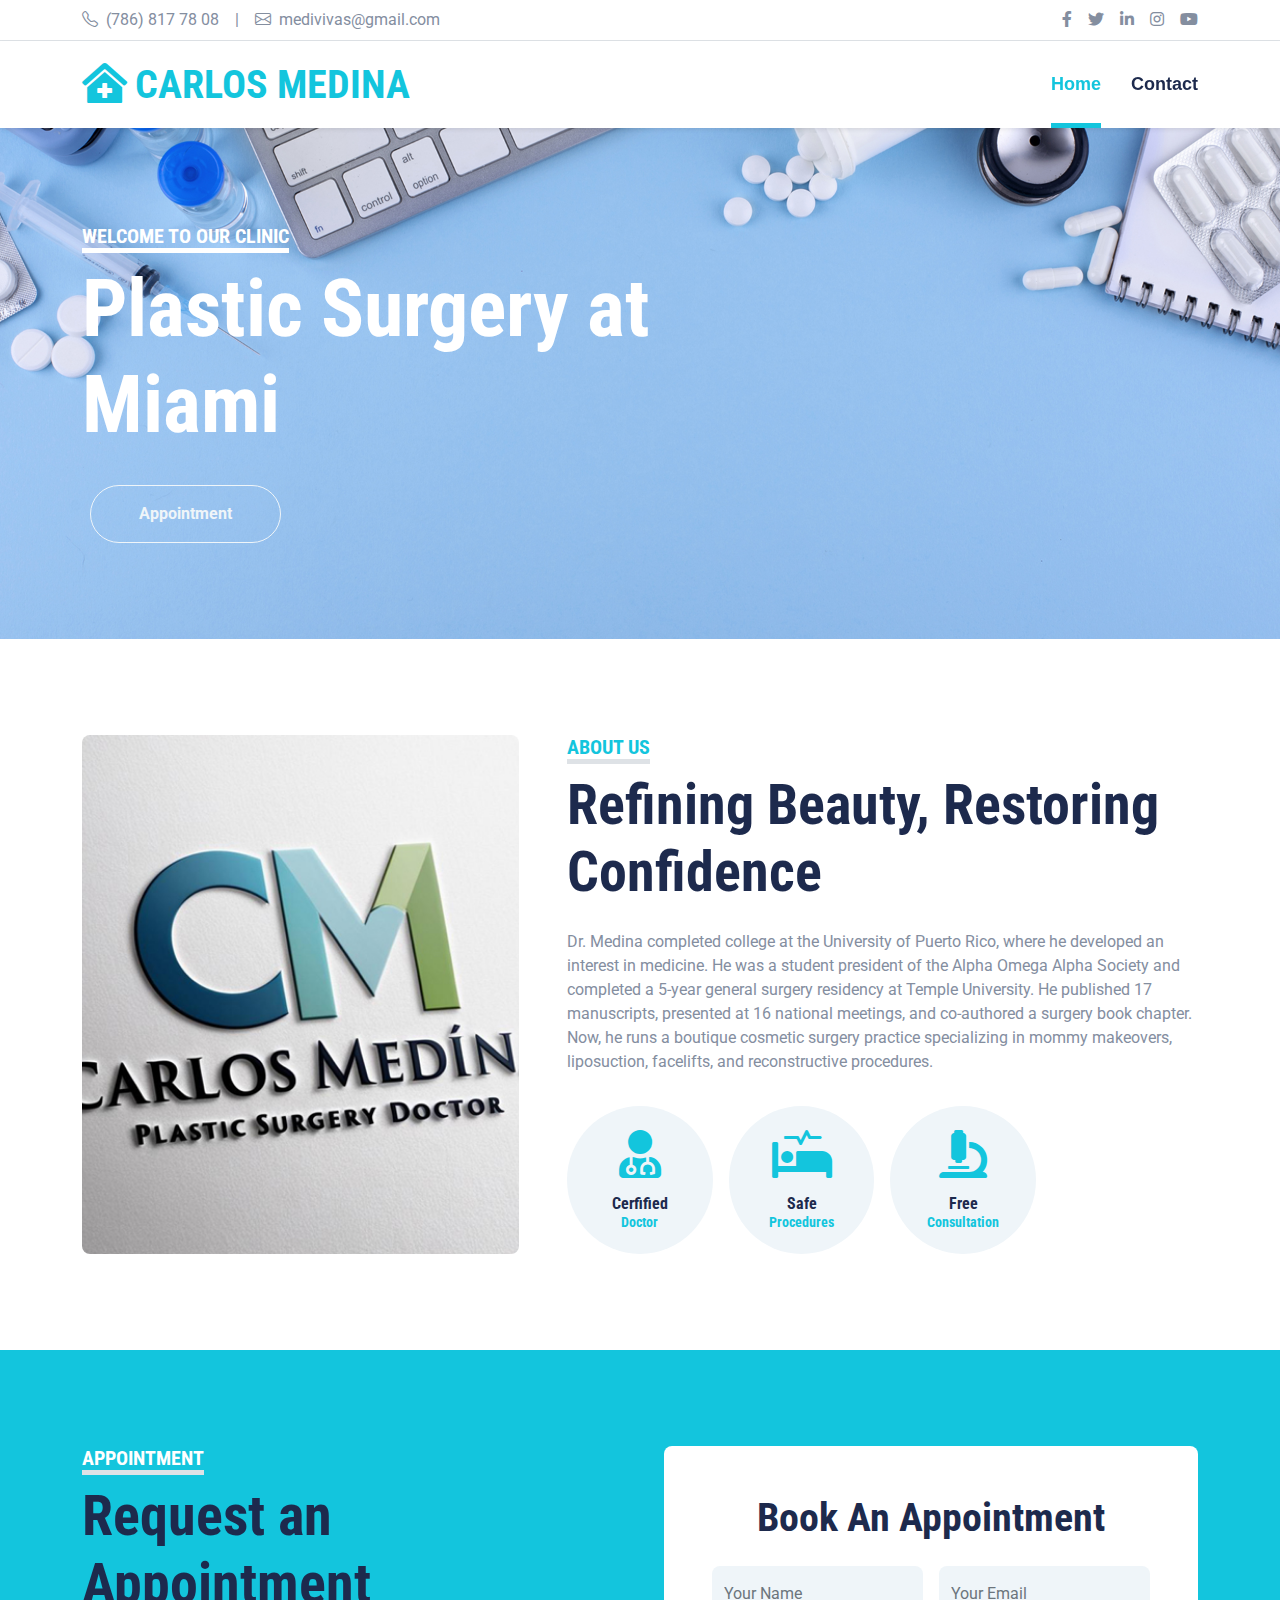
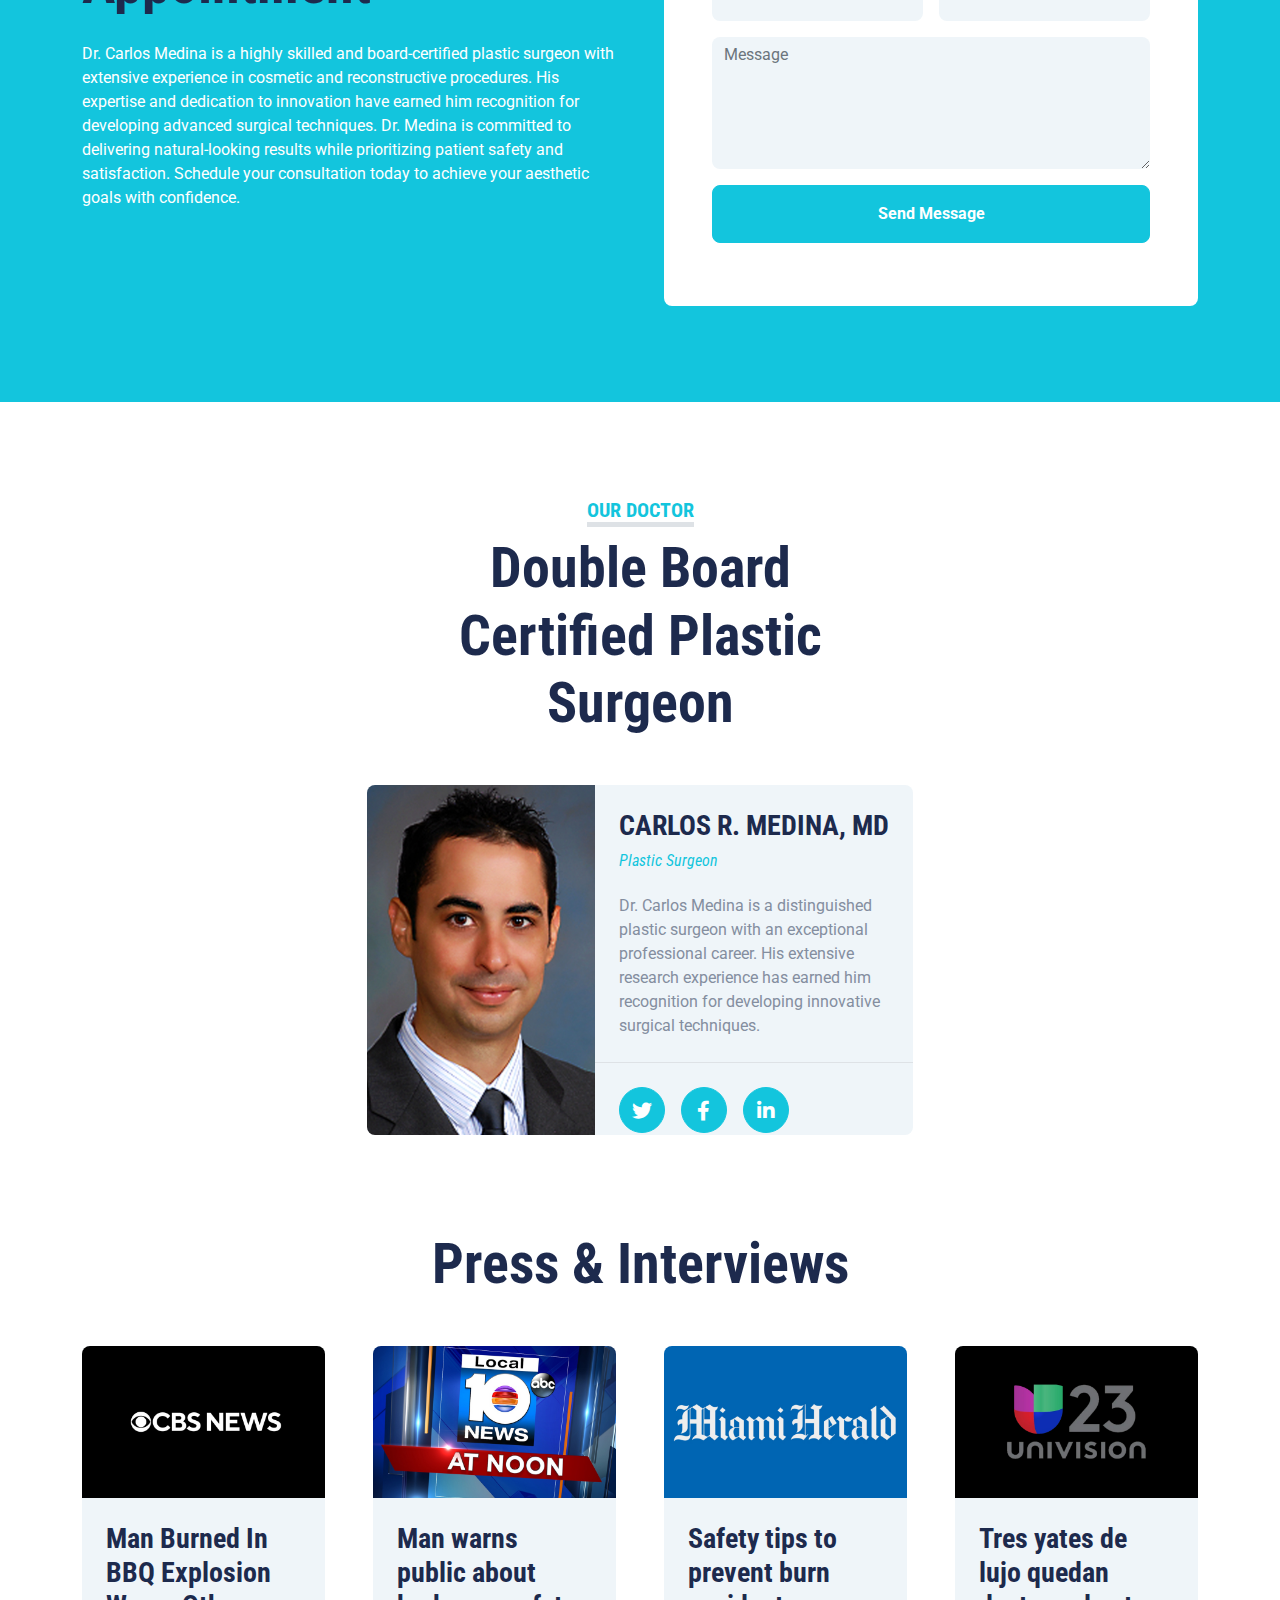
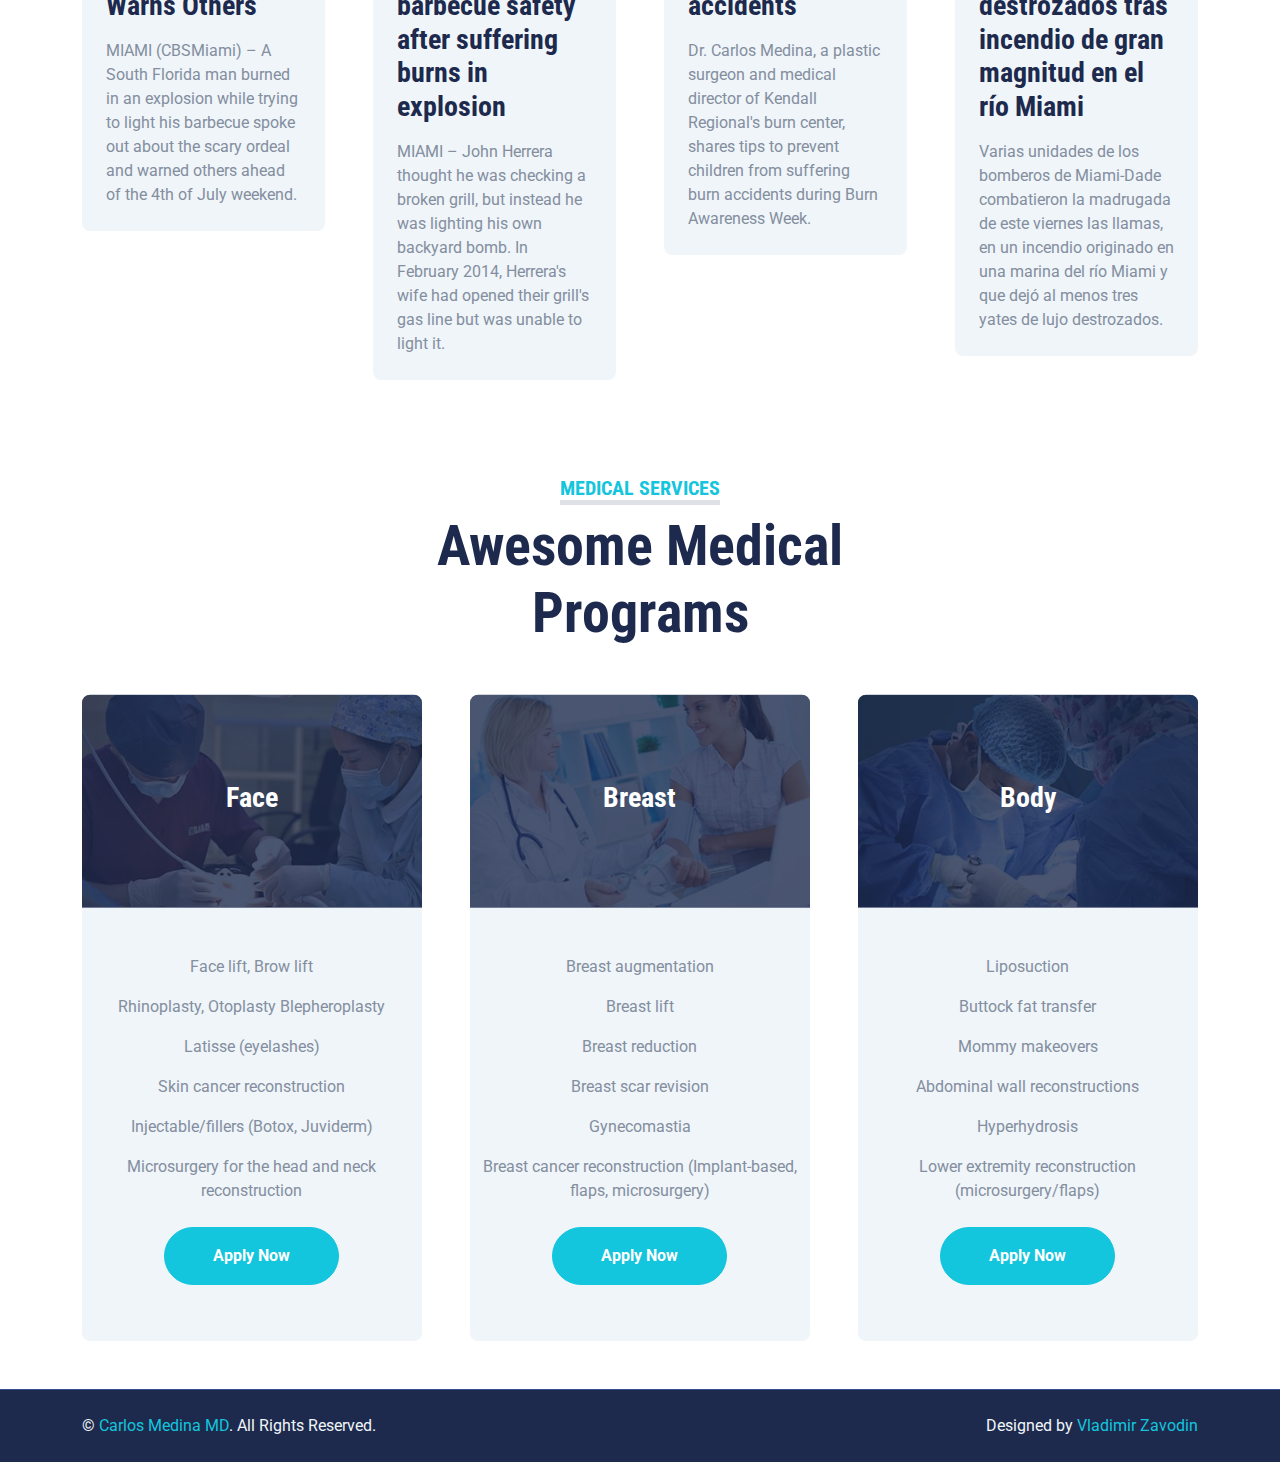
<file: index.html>
<!DOCTYPE html>
<html lang="en">

<head>
    <meta charset="utf-8">
    <title>Carlos Medina - Plastic Surgery at Miami</title>
    <meta content="width=device-width, initial-scale=1.0" name="viewport">
    <meta content="Plastic Surgery at Miami" name="keywords">
    <meta content="Plastic Surgery at Miami" name="description">

    <!-- Favicon -->
    <link href="img/favicon.ico" rel="icon">

    <!-- Google Web Fonts -->
    <link rel="preconnect" href="https://fonts.gstatic.com">
    <link href="https://fonts.googleapis.com/css2?family=Roboto+Condensed:wght@400;700&family=Roboto:wght@400;700&display=swap" rel="stylesheet">  

    <!-- Icon Font Stylesheet -->
    <link href="https://cdnjs.cloudflare.com/ajax/libs/font-awesome/5.15.0/css/all.min.css" rel="stylesheet">
    <link href="https://cdn.jsdelivr.net/npm/bootstrap-icons@1.4.1/font/bootstrap-icons.css" rel="stylesheet">

    <!-- Libraries Stylesheet -->
    <link href="lib/owlcarousel/assets/owl.carousel.min.css" rel="stylesheet">
    <link href="lib/tempusdominus/css/tempusdominus-bootstrap-4.min.css" rel="stylesheet" />

    <!-- Customized Bootstrap Stylesheet -->
    <link href="css/bootstrap.min.css" rel="stylesheet">

    <!-- Template Stylesheet -->
    <link href="css/style.css" rel="stylesheet">
</head>

<body>
    <!-- Topbar Start -->
    <div class="container-fluid py-2 border-bottom d-none d-lg-block">
        <div class="container">
            <div class="row">
                <div class="col-md-6 text-center text-lg-start mb-2 mb-lg-0">
                    <div class="d-inline-flex align-items-center">
                        <a class="text-decoration-none text-body pe-3" href=""><i class="bi bi-telephone me-2"></i>(786) 817 78 08</a>
                        <span class="text-body">|</span>
                        <a class="text-decoration-none text-body px-3" href=""><i class="bi bi-envelope me-2"></i>medivivas@gmail.com</a>
                    </div>
                </div>
                <div class="col-md-6 text-center text-lg-end">
                    <div class="d-inline-flex align-items-center">
                        <a class="text-body px-2" href="">
                            <i class="fab fa-facebook-f"></i>
                        </a>
                        <a class="text-body px-2" href="">
                            <i class="fab fa-twitter"></i>
                        </a>
                        <a class="text-body px-2" href="">
                            <i class="fab fa-linkedin-in"></i>
                        </a>
                        <a class="text-body px-2" href="">
                            <i class="fab fa-instagram"></i>
                        </a>
                        <a class="text-body ps-2" href="">
                            <i class="fab fa-youtube"></i>
                        </a>
                    </div>
                </div>
            </div>
        </div>
    </div>
    <!-- Topbar End -->
    <!-- Navbar Start -->
    <div class="container-fluid sticky-top bg-white shadow-sm">
        <div class="container">
            <nav class="navbar navbar-expand-lg bg-white navbar-light py-3 py-lg-0">
                <a href="index.html" class="navbar-brand">
                    <h1 class="m-0 text-uppercase text-primary"><i class="fa fa-clinic-medical me-2"></i>Carlos Medina</h1>
                </a>
                <button class="navbar-toggler" type="button" data-bs-toggle="collapse" data-bs-target="#navbarCollapse">
                    <span class="navbar-toggler-icon"></span>
                </button>
                <div class="collapse navbar-collapse" id="navbarCollapse">
                    <div class="navbar-nav ms-auto py-0">
                        <a href="index.html" class="nav-item nav-link active">Home</a>
                        <!--<a href="about.html" class="nav-item nav-link">About us</a>-->
                        <!--<a href="service.html" class="nav-item nav-link">Service</a>-->
                        <a href="contact.html" class="nav-item nav-link">Contact</a>
                        <!--<a href="cv.html" class="nav-item nav-link">CV</a>-->
                        <!-- <a href="price.html" class="nav-item nav-link">Pricing</a> -->
                        <!--<div class="nav-item dropdown"> -->

                    </div>
                </div>
            </nav>
        </div>
    </div>
    <!-- Navbar End -->
                        <!-- Hero Start -->
                        <div class="container-fluid bg-primary py-5 mb-5 hero-header">
                            <div class="container py-5">
                                <div class="row justify-content-start">
                                    <div class="col-lg-8 text-center text-lg-start">
                                        <h5 class="d-inline-block text-primary text-uppercase border-bottom border-5"
                                            style="border-color: rgb(255, 255, 255) !important; color: white !important;">
                                            Welcome To our clinic
                                        </h5>
                                        <h1 class="display-1 text-white mb-md-4">Plastic Surgery at Miami</h1>
                                        <div class="pt-2">
                                            <!-- <a href="" class="btn btn-light rounded-pill py-md-3 px-md-5 mx-2">Find Doctor</a>-->
                                            <a href="" class="btn btn-outline-light rounded-pill py-md-3 px-md-5 mx-2">Appointment</a>
                                        </div>
                                    </div>
                                </div>
                            </div>
                        </div>
                        <!-- Hero End -->
                        <!-- About Start -->
                        <div class="container-fluid py-5">
                            <div class="container">
                                <div class="row gx-5">
                                    <div class="col-lg-5 mb-5 mb-lg-0" style="min-height: 500px;">
                                        <div class="position-relative h-100">
                                            <img class="position-absolute w-100 h-100 rounded" src="img/CM_logo.jpg" style="object-fit: cover;">
                                        </div>
                                    </div>
                                    <div class="col-lg-7">
                                        <div class="mb-4">
                                            <h5 class="d-inline-block text-primary text-uppercase border-bottom border-5">About Us</h5>
                                            <h1 class="display-4">Refining Beauty, Restoring Confidence</h1>
                                        </div>
                                        <p>
                                            Dr. Medina completed college at the University of Puerto Rico, where he developed an interest in medicine. He was a student president of the Alpha Omega Alpha Society and completed a 5-year general surgery residency at Temple University. He published 17 manuscripts, presented at 16 national meetings, and co-authored a surgery book chapter. Now, he runs a boutique cosmetic surgery practice specializing in mommy makeovers, liposuction, facelifts, and reconstructive procedures.
                                        </p>
                                        <div class="row g-3 pt-3">
                                            <div class="col-sm-3 col-6">
                                                <div class="bg-light text-center rounded-circle py-4">
                                                    <i class="fa fa-3x fa-user-md text-primary mb-3"></i>
                                                    <h6 class="mb-0">Cerfified<small class="d-block text-primary">Doctor</small></h6>
                                                </div>
                                            </div>
                                            <div class="col-sm-3 col-6">
                                                <div class="bg-light text-center rounded-circle py-4">
                                                    <i class="fa fa-3x fa-procedures text-primary mb-3"></i>
                                                    <h6 class="mb-0">Safe<small class="d-block text-primary">Procedures</small></h6>
                                                </div>
                                            </div>
                                            <div class="col-sm-3 col-6">
                                                <div class="bg-light text-center rounded-circle py-4">
                                                    <i class="fa fa-3x fa-microscope text-primary mb-3"></i>
                                                    <h6 class="mb-0">Free<small class="d-block text-primary">Consultation</small></h6>
                                                </div>
                                            </div>
                                            <!--
                        <div class="col-sm-3 col-6">
                            <div class="bg-light text-center rounded-circle py-4">
                                <i class="fa fa-3x fa-ambulance text-primary mb-3"></i>
                                <h6 class="mb-0">Free<small class="d-block text-primary">Ambulance</small></h6>
                            </div>
                        </div>
                            -->
                                        </div>
                                    </div>
                                </div>
                            </div>
                        </div>
                        <!-- About End -->
                        <!-- Appointment Start -->
                        <div class="container-fluid bg-primary my-5 py-5">
                            <div class="container py-5">
                                <div class="row gx-5">
                                    <div class="col-lg-6 mb-5 mb-lg-0">
                                        <div class="mb-4">
                                            <h5 class="d-inline-block text-white text-uppercase border-bottom border-5">Appointment</h5>
                                            <h1 class="display-4">Request an Appointment</h1>
                                        </div>
                                        <p class="text-white mb-5">
                                            Dr. Carlos Medina is a highly skilled and board-certified plastic surgeon with extensive experience in cosmetic and
                                            reconstructive procedures. His expertise and dedication to innovation have earned him recognition for developing
                                            advanced surgical techniques. Dr. Medina is committed to delivering natural-looking results while prioritizing
                                            patient safety and satisfaction. Schedule your consultation today to achieve your aesthetic goals with confidence.
                                        </p>
                                        <!--<a class="btn btn-dark rounded-pill py-3 px-5 me-3" href="">Find Doctor</a>
                    <a class="btn btn-outline-dark rounded-pill py-3 px-5" href="">Read More</a>-->
                                    </div>
                                    <div class="col-lg-6">
                                        <div class="bg-white text-center rounded p-5">
                                            <h1 class="mb-4">Book An Appointment</h1>
                                            <form id="contactForm" action="https://api.web3forms.com/submit" method="POST">
                                                <div class="row g-3">
                                                    <!-- Приховане поле з вашим API-ключем -->
                                                    <input type="hidden" name="access_key" value="2dc9b407-b427-46bc-88eb-70f7e5c5b931">

                                                    <div class="col-12 col-sm-6">
                                                        <input type="text" class="form-control bg-light border-0"
                                                               name="name"
                                                               placeholder="Your Name"
                                                               style="height: 55px;"
                                                               required>
                                                    </div>
                                                    <div class="col-12 col-sm-6">
                                                        <input type="email" class="form-control bg-light border-0"
                                                               name="email"
                                                               placeholder="Your Email"
                                                               style="height: 55px;"
                                                               required>
                                                    </div>
                                                    <div class="col-12">
                                                        <textarea class="form-control bg-light border-0"
                                                                  name="message"
                                                                  rows="5"
                                                                  placeholder="Message"
                                                                  required></textarea>
                                                    </div>
                                                    <div class="col-12">
                                                        <button class="btn btn-primary w-100 py-3" type="submit">Send Message</button>
                                                    </div>
                                                </div>
                                                <div id="status" class="status-message"></div>
                                            </form>
                                        </div>
                                    </div>
                                </div>
                            </div>
                        </div>
                        <!-- Appointment End -->
                        <!-- Team Start -->
                        <div class="container-fluid py-5">
                            <div class="container">
                                <div class="text-center mx-auto mb-5" style="max-width: 500px;">
                                    <h5 class="d-inline-block text-primary text-uppercase border-bottom border-5">Our Doctor</h5>
                                    <h1 class="display-4">Double Board Certified Plastic Surgeon</h1>
                                </div>
                                <div class="row justify-content-center">
                                    <div class="col-lg-6 col-md-8 col-sm-10">
                                        <div class="team-item">
                                            <div class="row g-0 bg-light rounded overflow-hidden">
                                                <div class="col-12 col-sm-5 h-100">
                                                    <img class="img-fluid h-100" src="img/team-1.jpg" style="object-fit: cover;">
                                                </div>
                                                <div class="col-12 col-sm-7 h-100 d-flex flex-column">
                                                    <div class="mt-auto p-4">
                                                        <h3>CARLOS R. MEDINA, MD</h3>
                                                        <h6 class="fw-normal fst-italic text-primary mb-4">Plastic Surgeon</h6>
                                                        <p class="m-0">
                                                            Dr. Carlos Medina is a distinguished plastic surgeon with an exceptional professional career. His extensive research experience has earned him recognition for developing innovative surgical techniques.
                                                        </p>
                                                    </div>
                                                    <div class="d-flex mt-auto border-top p-4">
                                                        <a class="btn btn-lg btn-primary btn-lg-square rounded-circle me-3" href="#"><i class="fab fa-twitter"></i></a>
                                                        <a class="btn btn-lg btn-primary btn-lg-square rounded-circle me-3" href="#"><i class="fab fa-facebook-f"></i></a>
                                                        <a class="btn btn-lg btn-primary btn-lg-square rounded-circle" href="#"><i class="fab fa-linkedin-in"></i></a>
                                                    </div>
                                                </div>
                                            </div>
                                        </div>
                                    </div>
                                </div>
                            </div>
                        </div>
                        <!-- Team End -->
                        <!-- Blog Start -->
                        <div class="container-fluid py-5">
                            <div class="container">
                                <div class="text-center mx-auto mb-5" style="max-width: 500px;">
                                    <h1 class="display-4">Press & Interviews</h1>
                                </div>
                                <div class="row g-5">
                                    <div class="col-xl-3 col-lg-6">
                                        <div class="bg-light rounded overflow-hidden">
                                            <img class="img-fluid w-100" src="img/blog-1.jpg" alt="">
                                            <div class="p-4">
                                                <a class="h3 d-block mb-3" href="https://www.cbsnews.com/miami/news/man-burned-in-bbq-explosion-warns-others/#VzqE6QFd9kAgmail">Man Burned In BBQ Explosion Warns Others</a>
                                                <p class="m-0">
                                                    MIAMI (CBSMiami) – A South Florida man burned in an explosion while trying to
                                                    light his barbecue spoke out about the scary ordeal and warned others ahead of the 4th of July weekend.
                                                </p>
                                            </div>
                                        </div>
                                    </div>

                                    <div class="col-xl-3 col-lg-6">
                                        <div class="bg-light rounded overflow-hidden">
                                            <img class="img-fluid w-100" src="img/blog-3.jpg" alt="">
                                            <div class="p-4">
                                                <a class="h3 d-block mb-3" href="https://www.local10.com/news/2015/06/30/man-warns-public-about-barbecue-safety-after-suffering-burns-in-explosion/">Man warns public about barbecue safety after suffering burns in explosion</a>
                                                <p class="m-0">
                                                    MIAMI – John Herrera thought he was checking a broken grill, but instead he was lighting his own backyard bomb.
                                                    In February 2014, Herrera's wife had opened their grill's gas line but was unable to light it.
                                                </p>
                                            </div>
                                        </div>
                                    </div>
                                    <div class="col-xl-3 col-lg-6">
                                        <div class="bg-light rounded overflow-hidden">
                                            <img class="img-fluid w-100" src="img/blog-2.jpg" alt="">
                                            <div class="p-4">
                                                <a class="h3 d-block mb-3" href="https://www.miamiherald.com/living/health-fitness/article58192908.html">Safety tips to prevent burn accidents</a>
                                                <p class="m-0">
                                                    Dr. Carlos Medina, a plastic surgeon and medical director of Kendall Regional's burn center,
                                                    shares tips to prevent children from suffering burn accidents during Burn Awareness Week.
                                                </p>
                                            </div>
                                        </div>
                                    </div>
                                    <div class="col-xl-3 col-lg-6">
                                        <div class="bg-light rounded overflow-hidden">
                                            <img class="img-fluid w-100" src="img/blog-4.jpg" alt="">
                                            <div class="p-4">
                                                <a class="h3 d-block mb-3" href="https://www.univision.com/local/miami-wltv/tres-yates-lujo-destrozados-tras-incendio-gran-magnitud-rio-miami">
                                                    Tres yates de lujo quedan destrozados tras incendio de gran magnitud en el río Miami
                                                </a>
                                                <p class="m-0">
                                                    Varias unidades de los bomberos de Miami-Dade combatieron la madrugada de este viernes las llamas,
                                                    en un incendio originado en una marina del río Miami y que dejó al menos tres yates de lujo destrozados.
                                                </p>
                                            </div>
                                        </div>
                                    </div>
                                </div>
                            </div>
                        </div>
                        <!-- Blog End -->
                        <!-- Pricing Plan Start -->
                        <div class="container-fluid py-5">
                            <div class="container">
                                <div class="text-center mx-auto mb-5" style="max-width: 500px;">
                                    <h5 class="d-inline-block text-primary text-uppercase border-bottom border-5">Medical services</h5>
                                    <h1 class="display-4">Awesome Medical Programs</h1>
                                </div>
                                <div class="row g-5">
                                    <!-- Блок 1: Face -->
                                    <div class="col-lg-4 col-md-6">
                                        <div class="bg-light rounded text-center">
                                            <div class="position-relative">
                                                <img class="img-fluid rounded-top" src="img/price-3.jpg" alt="">
                                                <div class="position-absolute w-100 h-100 top-50 start-50 translate-middle rounded-top d-flex flex-column align-items-center justify-content-center" style="background: rgba(29, 42, 77, .8);">
                                                    <h3 class="text-white">Face</h3>
                                                </div>
                                            </div>
                                            <div class="text-center py-5">
                                                <p>Face lift, Brow lift</p>
                                                <p>Rhinoplasty, Otoplasty Blepheroplasty</p>
                                                <p>Latisse (eyelashes)</p>
                                                <p>Skin cancer reconstruction</p>
                                                <p>Injectable/fillers (Botox, Juviderm)</p>
                                                <p>Microsurgery for the head and neck reconstruction</p>
                                                <a href="contact.html" class="btn btn-primary rounded-pill py-3 px-5 my-2">Apply Now</a>
                                            </div>
                                        </div>
                                    </div>

                                    <!-- Блок 2: Breast -->
                                    <div class="col-lg-4 col-md-6">
                                        <div class="bg-light rounded text-center">
                                            <div class="position-relative">
                                                <img class="img-fluid rounded-top" src="img/price-2.jpg" alt="">
                                                <div class="position-absolute w-100 h-100 top-50 start-50 translate-middle rounded-top d-flex flex-column align-items-center justify-content-center" style="background: rgba(29, 42, 77, .8);">
                                                    <h3 class="text-white">Breast</h3>
                                                </div>
                                            </div>
                                            <div class="text-center py-5">
                                                <p>Breast augmentation</p>
                                                <p>Breast lift</p>
                                                <p>Breast reduction</p>
                                                <p>Breast scar revision</p>
                                                <p>Gynecomastia</p>
                                                <p>Breast cancer reconstruction (Implant-based, flaps, microsurgery)</p>
                                                <a href="contact.html" class="btn btn-primary rounded-pill py-3 px-5 my-2">Apply Now</a>
                                            </div>
                                        </div>
                                    </div>

                                    <!-- Блок 3: Body -->
                                    <div class="col-lg-4 col-md-6">
                                        <div class="bg-light rounded text-center">
                                            <div class="position-relative">
                                                <img class="img-fluid rounded-top" src="img/price-4.jpg" alt="">
                                                <div class="position-absolute w-100 h-100 top-50 start-50 translate-middle rounded-top d-flex flex-column align-items-center justify-content-center" style="background: rgba(29, 42, 77, .8);">
                                                    <h3 class="text-white">Body</h3>
                                                </div>
                                            </div>
                                            <div class="text-center py-5">
                                                <p>Liposuction</p>
                                                <p>Buttock fat transfer</p>
                                                <p>Mommy makeovers</p>
                                                <p>Abdominal wall reconstructions</p>
                                                <p>Hyperhydrosis</p>
                                                <p>Lower extremity reconstruction (microsurgery/flaps)</p>
                                                <a href="contact.html" class="btn btn-primary rounded-pill py-3 px-5 my-2">Apply Now</a>
                                            </div>
                                        </div>
                                    </div>
                                </div>
                            </div>
                        </div>
                        <!-- Pricing Plan End -->
                        <!-- Footer Start -->

                        <div class="container-fluid bg-dark text-light border-top border-secondary py-4">
                            <div class="container">
                                <div class="row g-5">
                                    <div class="col-md-6 text-center text-md-start">
                                        <p class="mb-md-0">&copy; <a class="text-primary" href="#">Carlos Medina MD</a>. All Rights Reserved.</p>
                                    </div>
                                    <div class="col-md-6 text-center text-md-end">
                                        <p class="mb-0">Designed by <a class="text-primary" href="https://zavodin.com">Vladimir Zavodin</a></p>
                                    </div>
                                </div>
                            </div>
                        </div>
                        <!-- Footer End -->
                        <!-- Back to Top -->
                        <a href="#" class="btn btn-lg btn-primary btn-lg-square back-to-top"><i class="bi bi-arrow-up"></i></a>


                        <!-- JavaScript Libraries -->
                        <script src="https://code.jquery.com/jquery-3.4.1.min.js"></script>
                        <script src="https://cdn.jsdelivr.net/npm/bootstrap@5.0.0/dist/js/bootstrap.bundle.min.js"></script>
                        <script src="lib/easing/easing.min.js"></script>
                        <script src="lib/waypoints/waypoints.min.js"></script>
                        <script src="lib/owlcarousel/owl.carousel.min.js"></script>
                        <script src="lib/tempusdominus/js/moment.min.js"></script>
                        <script src="lib/tempusdominus/js/moment-timezone.min.js"></script>
                        <script src="lib/tempusdominus/js/tempusdominus-bootstrap-4.min.js"></script>

                        <!-- Template Javascript -->
                        <script src="js/main.js"></script>
</body>

</html>
</file>
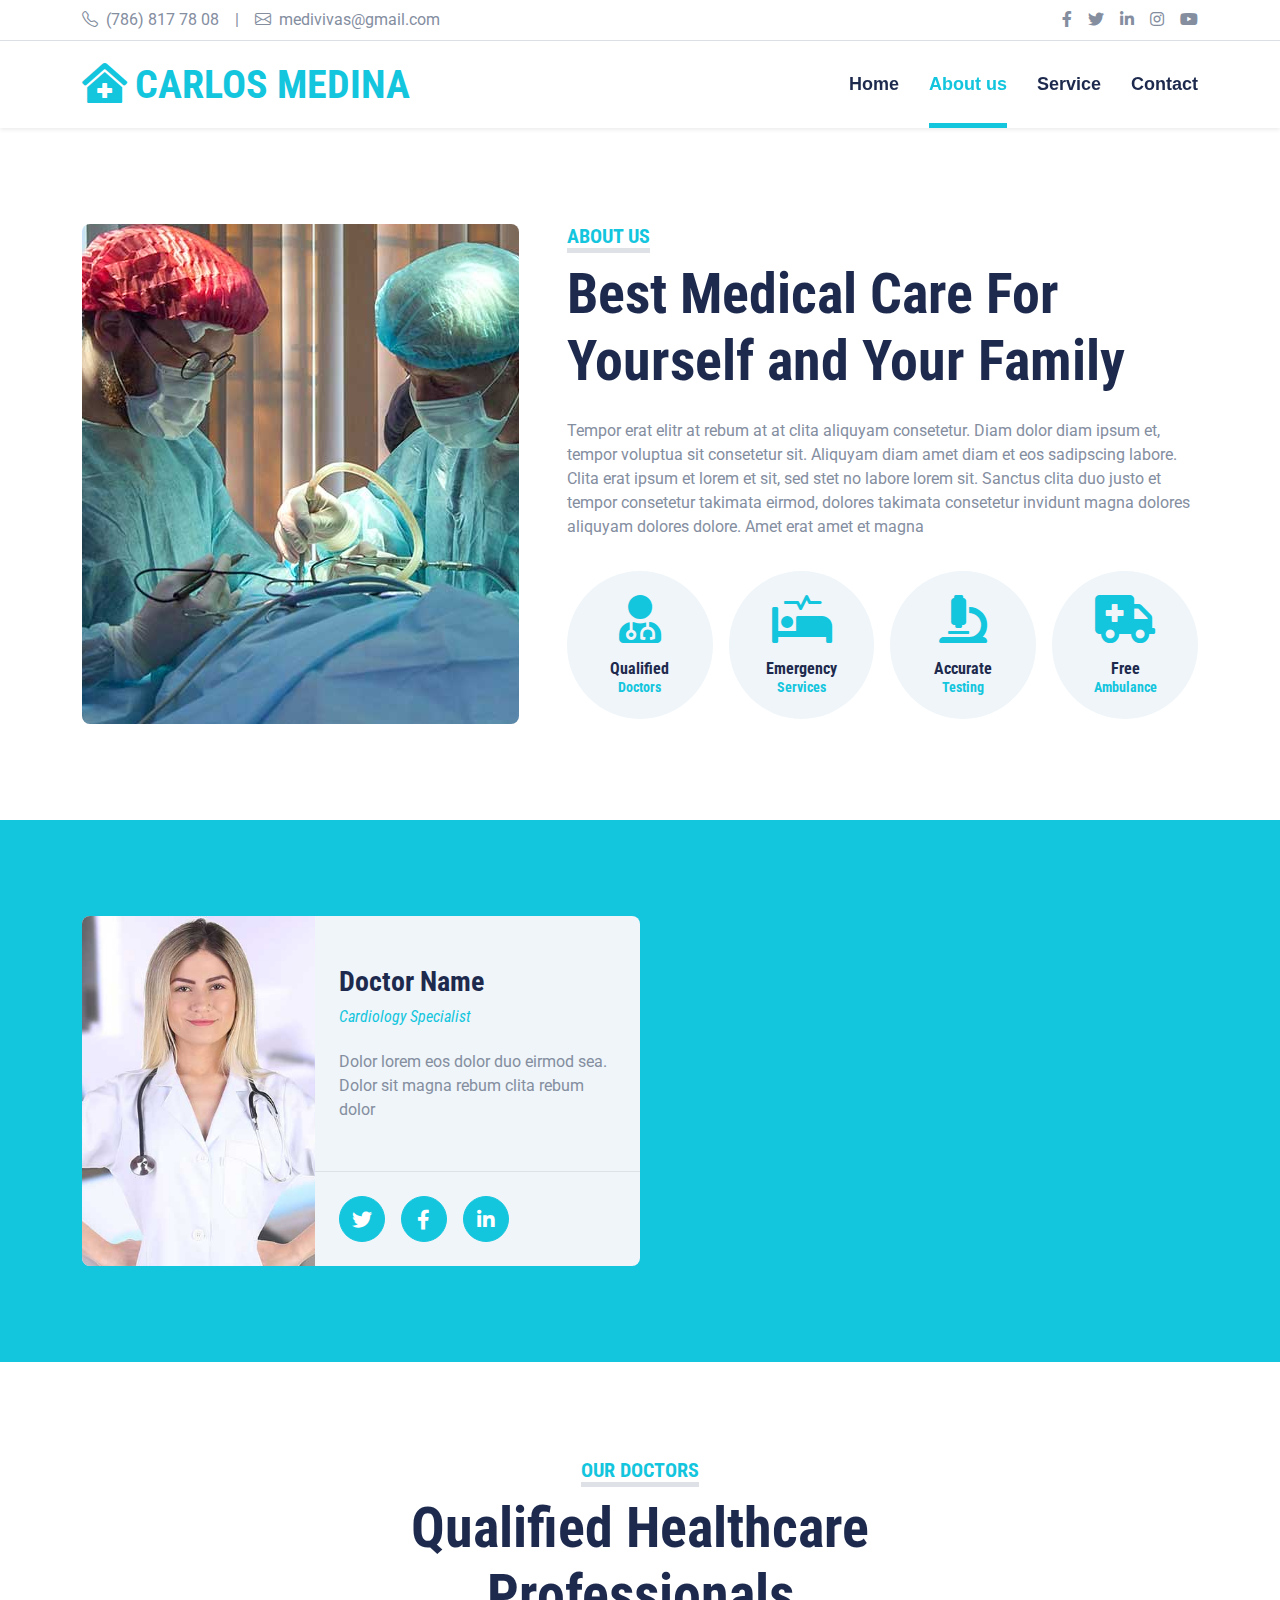
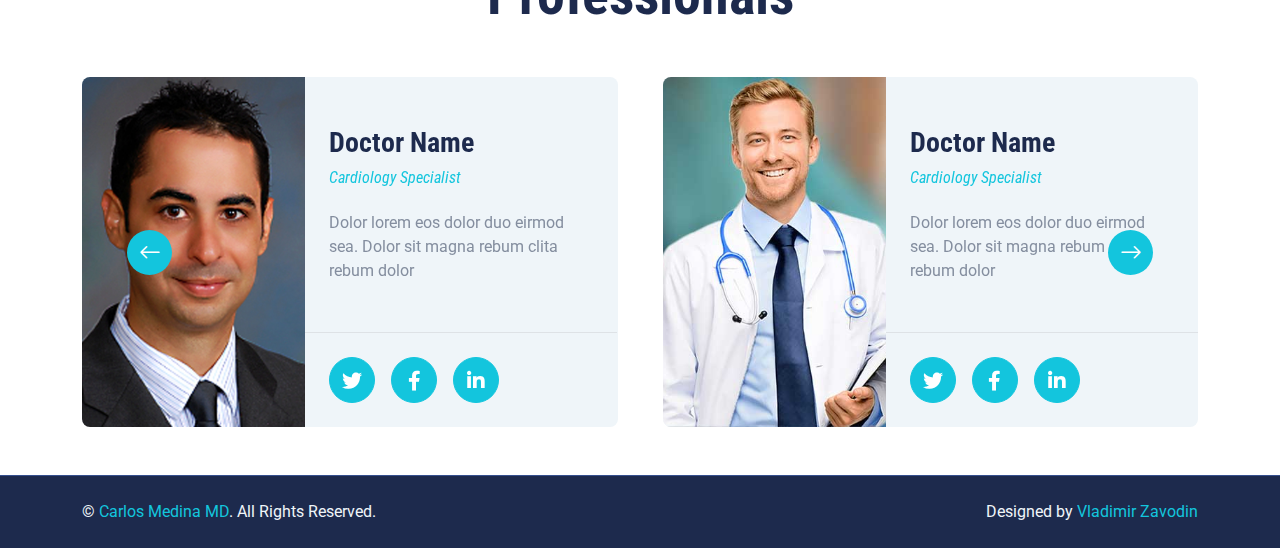
<file: about.html>
<!DOCTYPE html>
<html lang="en">

<head>
    <meta charset="utf-8">
    <title>Carlos Medina - Plastic Surgery at Miami</title>
    <meta content="width=device-width, initial-scale=1.0" name="viewport">
    <meta content="Plastic Surgery at Miami" name="keywords">
    <meta content="Plastic Surgery at Miami" name="description">

    <!-- Favicon -->
    <link href="img/favicon.ico" rel="icon">

    <!-- Google Web Fonts -->
    <link rel="preconnect" href="https://fonts.gstatic.com">
    <link href="https://fonts.googleapis.com/css2?family=Roboto+Condensed:wght@400;700&family=Roboto:wght@400;700&display=swap" rel="stylesheet">

    <!-- Icon Font Stylesheet -->
    <link href="https://cdnjs.cloudflare.com/ajax/libs/font-awesome/5.15.0/css/all.min.css" rel="stylesheet">
    <link href="https://cdn.jsdelivr.net/npm/bootstrap-icons@1.4.1/font/bootstrap-icons.css" rel="stylesheet">

    <!-- Libraries Stylesheet -->
    <link href="lib/owlcarousel/assets/owl.carousel.min.css" rel="stylesheet">
    <link href="lib/tempusdominus/css/tempusdominus-bootstrap-4.min.css" rel="stylesheet" />

    <!-- Customized Bootstrap Stylesheet -->
    <link href="css/bootstrap.min.css" rel="stylesheet">

    <!-- Template Stylesheet -->
    <link href="css/style.css" rel="stylesheet">
</head>

<body>
    <!-- Topbar Start -->
    <div class="container-fluid py-2 border-bottom d-none d-lg-block">
        <div class="container">
            <div class="row">
                <div class="col-md-6 text-center text-lg-start mb-2 mb-lg-0">
                    <div class="d-inline-flex align-items-center">
                        <a class="text-decoration-none text-body pe-3" href=""><i class="bi bi-telephone me-2"></i>(786) 817 78 08</a>
                        <span class="text-body">|</span>
                        <a class="text-decoration-none text-body px-3" href=""><i class="bi bi-envelope me-2"></i>medivivas@gmail.com</a>
                    </div>
                </div>
                <div class="col-md-6 text-center text-lg-end">
                    <div class="d-inline-flex align-items-center">
                        <a class="text-body px-2" href="">
                            <i class="fab fa-facebook-f"></i>
                        </a>
                        <a class="text-body px-2" href="">
                            <i class="fab fa-twitter"></i>
                        </a>
                        <a class="text-body px-2" href="">
                            <i class="fab fa-linkedin-in"></i>
                        </a>
                        <a class="text-body px-2" href="">
                            <i class="fab fa-instagram"></i>
                        </a>
                        <a class="text-body ps-2" href="">
                            <i class="fab fa-youtube"></i>
                        </a>
                    </div>
                </div>
            </div>
        </div>
    </div>
    <!-- Topbar End -->


    <!-- Navbar Start -->
    <div class="container-fluid sticky-top bg-white shadow-sm mb-5">
        <div class="container">
            <nav class="navbar navbar-expand-lg bg-white navbar-light py-3 py-lg-0">
                <a href="index.html" class="navbar-brand">
                    <h1 class="m-0 text-uppercase text-primary"><i class="fa fa-clinic-medical me-2"></i>Carlos Medina</h1>
                </a>
                <button class="navbar-toggler" type="button" data-bs-toggle="collapse" data-bs-target="#navbarCollapse">
                    <span class="navbar-toggler-icon"></span>
                </button>
                <div class="collapse navbar-collapse" id="navbarCollapse">
                    <div class="navbar-nav ms-auto py-0">
                        <a href="index.html" class="nav-item nav-link">Home</a>
                        <a href="about.html" class="nav-item nav-link active">About us</a>
                        <a href="service.html" class="nav-item nav-link">Service</a>
                        <a href="contact.html" class="nav-item nav-link">Contact</a>
                    </div>
                </div>
            </nav>
        </div>
    </div>
    <!-- Navbar End -->


    <!-- About Start -->
    <div class="container-fluid py-5">
        <div class="container">
            <div class="row gx-5">
                <div class="col-lg-5 mb-5 mb-lg-0" style="min-height: 500px;">
                    <div class="position-relative h-100">
                        <img class="position-absolute w-100 h-100 rounded" src="img/about.jpg" style="object-fit: cover;">
                    </div>
                </div>
                <div class="col-lg-7">
                    <div class="mb-4">
                        <h5 class="d-inline-block text-primary text-uppercase border-bottom border-5">About Us</h5>
                        <h1 class="display-4">Best Medical Care For Yourself and Your Family</h1>
                    </div>
                    <p>Tempor erat elitr at rebum at at clita aliquyam consetetur. Diam dolor diam ipsum et, tempor voluptua sit consetetur sit. Aliquyam diam amet diam et eos sadipscing labore. Clita erat ipsum et lorem et sit, sed stet no labore lorem sit. Sanctus clita duo justo et tempor consetetur takimata eirmod, dolores takimata consetetur invidunt magna dolores aliquyam dolores dolore. Amet erat amet et magna</p>
                    <div class="row g-3 pt-3">
                        <div class="col-sm-3 col-6">
                            <div class="bg-light text-center rounded-circle py-4">
                                <i class="fa fa-3x fa-user-md text-primary mb-3"></i>
                                <h6 class="mb-0">Qualified<small class="d-block text-primary">Doctors</small></h6>
                            </div>
                        </div>
                        <div class="col-sm-3 col-6">
                            <div class="bg-light text-center rounded-circle py-4">
                                <i class="fa fa-3x fa-procedures text-primary mb-3"></i>
                                <h6 class="mb-0">Emergency<small class="d-block text-primary">Services</small></h6>
                            </div>
                        </div>
                        <div class="col-sm-3 col-6">
                            <div class="bg-light text-center rounded-circle py-4">
                                <i class="fa fa-3x fa-microscope text-primary mb-3"></i>
                                <h6 class="mb-0">Accurate<small class="d-block text-primary">Testing</small></h6>
                            </div>
                        </div>
                        <div class="col-sm-3 col-6">
                            <div class="bg-light text-center rounded-circle py-4">
                                <i class="fa fa-3x fa-ambulance text-primary mb-3"></i>
                                <h6 class="mb-0">Free<small class="d-block text-primary">Ambulance</small></h6>
                            </div>
                        </div>
                    </div>
                </div>
            </div>
        </div>
    </div>
    <!-- About End -->


    <!-- Search Start -->
    <div class="container-fluid bg-primary my-5 py-5">
        <div class="container py-5">
            <div class="col-lg-6 team-item">
                <div class="row g-0 bg-light rounded overflow-hidden">
                    <div class="col-12 col-sm-5 h-100">
                        <img class="img-fluid h-100" src="img/team-3.jpg" style="object-fit: cover;">
                    </div>
                    <div class="col-12 col-sm-7 h-100 d-flex flex-column">
                        <div class="mt-auto p-4">
                            <h3>Doctor Name</h3>
                            <h6 class="fw-normal fst-italic text-primary mb-4">Cardiology Specialist</h6>
                            <p class="m-0">Dolor lorem eos dolor duo eirmod sea. Dolor sit magna rebum clita rebum dolor</p>
                        </div>
                        <div class="d-flex mt-auto border-top p-4">
                            <a class="btn btn-lg btn-primary btn-lg-square rounded-circle me-3" href="#"><i class="fab fa-twitter"></i></a>
                            <a class="btn btn-lg btn-primary btn-lg-square rounded-circle me-3" href="#"><i class="fab fa-facebook-f"></i></a>
                            <a class="btn btn-lg btn-primary btn-lg-square rounded-circle" href="#"><i class="fab fa-linkedin-in"></i></a>
                        </div>
                    </div>
                </div>
            </div>
        </div>
    </div>
    <!-- Search End -->


    <!-- Team Start -->
    <div class="container-fluid py-5">
        <div class="container">
            <div class="text-center mx-auto mb-5" style="max-width: 500px;">
                <h5 class="d-inline-block text-primary text-uppercase border-bottom border-5">Our Doctors</h5>
                <h1 class="display-4">Qualified Healthcare Professionals</h1>
            </div>
            <div class="owl-carousel team-carousel position-relative">
                <div class="team-item">
                    <div class="row g-0 bg-light rounded overflow-hidden">
                        <div class="col-12 col-sm-5 h-100">
                            <img class="img-fluid h-100" src="img/team-1.jpg" style="object-fit: cover;">
                        </div>
                        <div class="col-12 col-sm-7 h-100 d-flex flex-column">
                            <div class="mt-auto p-4">
                                <h3>Doctor Name</h3>
                                <h6 class="fw-normal fst-italic text-primary mb-4">Cardiology Specialist</h6>
                                <p class="m-0">Dolor lorem eos dolor duo eirmod sea. Dolor sit magna rebum clita rebum dolor</p>
                            </div>
                            <div class="d-flex mt-auto border-top p-4">
                                <a class="btn btn-lg btn-primary btn-lg-square rounded-circle me-3" href="#"><i class="fab fa-twitter"></i></a>
                                <a class="btn btn-lg btn-primary btn-lg-square rounded-circle me-3" href="#"><i class="fab fa-facebook-f"></i></a>
                                <a class="btn btn-lg btn-primary btn-lg-square rounded-circle" href="#"><i class="fab fa-linkedin-in"></i></a>
                            </div>
                        </div>
                    </div>
                </div>
                <div class="team-item">
                    <div class="row g-0 bg-light rounded overflow-hidden">
                        <div class="col-12 col-sm-5 h-100">
                            <img class="img-fluid h-100" src="img/team-2.jpg" style="object-fit: cover;">
                        </div>
                        <div class="col-12 col-sm-7 h-100 d-flex flex-column">
                            <div class="mt-auto p-4">
                                <h3>Doctor Name</h3>
                                <h6 class="fw-normal fst-italic text-primary mb-4">Cardiology Specialist</h6>
                                <p class="m-0">Dolor lorem eos dolor duo eirmod sea. Dolor sit magna rebum clita rebum dolor</p>
                            </div>
                            <div class="d-flex mt-auto border-top p-4">
                                <a class="btn btn-lg btn-primary btn-lg-square rounded-circle me-3" href="#"><i class="fab fa-twitter"></i></a>
                                <a class="btn btn-lg btn-primary btn-lg-square rounded-circle me-3" href="#"><i class="fab fa-facebook-f"></i></a>
                                <a class="btn btn-lg btn-primary btn-lg-square rounded-circle" href="#"><i class="fab fa-linkedin-in"></i></a>
                            </div>
                        </div>
                    </div>
                </div>
                <div class="team-item">
                    <div class="row g-0 bg-light rounded overflow-hidden">
                        <div class="col-12 col-sm-5 h-100">
                            <img class="img-fluid h-100" src="img/team-3.jpg" style="object-fit: cover;">
                        </div>
                        <div class="col-12 col-sm-7 h-100 d-flex flex-column">
                            <div class="mt-auto p-4">
                                <h3>Doctor Name</h3>
                                <h6 class="fw-normal fst-italic text-primary mb-4">Cardiology Specialist</h6>
                                <p class="m-0">Dolor lorem eos dolor duo eirmod sea. Dolor sit magna rebum clita rebum dolor</p>
                            </div>
                            <div class="d-flex mt-auto border-top p-4">
                                <a class="btn btn-lg btn-primary btn-lg-square rounded-circle me-3" href="#"><i class="fab fa-twitter"></i></a>
                                <a class="btn btn-lg btn-primary btn-lg-square rounded-circle me-3" href="#"><i class="fab fa-facebook-f"></i></a>
                                <a class="btn btn-lg btn-primary btn-lg-square rounded-circle" href="#"><i class="fab fa-linkedin-in"></i></a>
                            </div>
                        </div>
                    </div>
                </div>
            </div>
        </div>
    </div>
    <!-- Team End -->


    <!-- Footer Start -->
    <div class="container-fluid bg-dark text-light border-top border-secondary py-4">
        <div class="container">
            <div class="row g-5">
                <div class="col-md-6 text-center text-md-start">
                    <p class="mb-md-0">&copy; <a class="text-primary" href="#">Carlos Medina MD</a>. All Rights Reserved.</p>
                </div>
                <div class="col-md-6 text-center text-md-end">
                    <p class="mb-0">Designed by <a class="text-primary" href="https://htmlcodex.com">Vladimir Zavodin</a></p>
                </div>
            </div>
        </div>
    </div>
    <!-- Footer End -->


    <!-- Back to Top -->
    <a href="#" class="btn btn-lg btn-primary btn-lg-square back-to-top"><i class="bi bi-arrow-up"></i></a>


    <!-- JavaScript Libraries -->
    <script src="https://code.jquery.com/jquery-3.4.1.min.js"></script>
    <script src="https://cdn.jsdelivr.net/npm/bootstrap@5.0.0/dist/js/bootstrap.bundle.min.js"></script>
    <script src="lib/easing/easing.min.js"></script>
    <script src="lib/waypoints/waypoints.min.js"></script>
    <script src="lib/owlcarousel/owl.carousel.min.js"></script>
    <script src="lib/tempusdominus/js/moment.min.js"></script>
    <script src="lib/tempusdominus/js/moment-timezone.min.js"></script>
    <script src="lib/tempusdominus/js/tempusdominus-bootstrap-4.min.js"></script>

    <!-- Template Javascript -->
    <script src="js/main.js"></script>
</body>

</html>
</file>
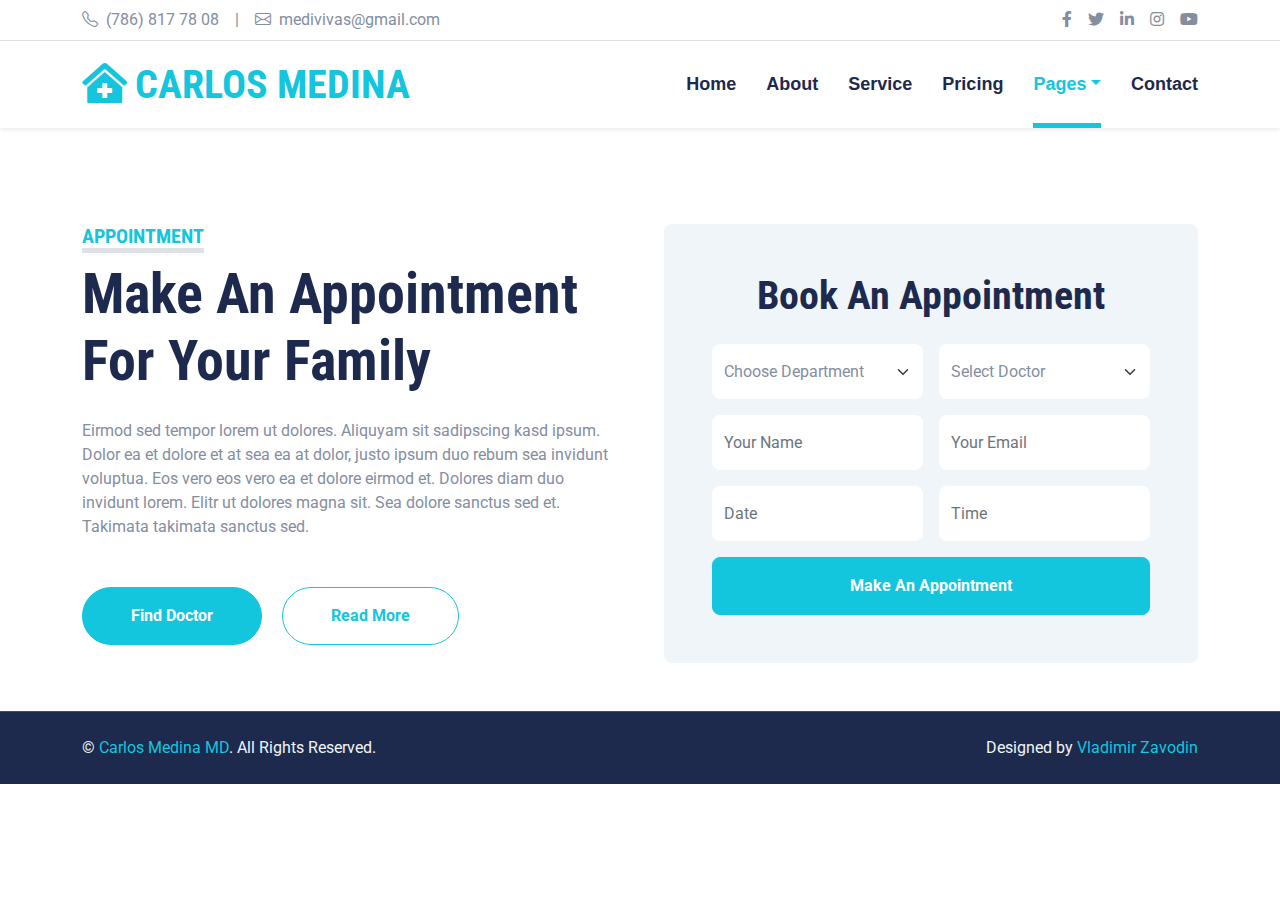
<file: appointment.html>
<!DOCTYPE html>
<html lang="en">

<head>
    <meta charset="utf-8">
    <title>Carlos Medina - Plastic Surgery at Miami</title>
    <meta content="width=device-width, initial-scale=1.0" name="viewport">
    <meta content="Plastic Surgery at Miami" name="keywords">
    <meta content="Plastic Surgery at Miami" name="description">

    <!-- Favicon -->
    <link href="img/favicon.ico" rel="icon">

    <!-- Google Web Fonts -->
    <link rel="preconnect" href="https://fonts.gstatic.com">
    <link href="https://fonts.googleapis.com/css2?family=Roboto+Condensed:wght@400;700&family=Roboto:wght@400;700&display=swap" rel="stylesheet">

    <!-- Icon Font Stylesheet -->
    <link href="https://cdnjs.cloudflare.com/ajax/libs/font-awesome/5.15.0/css/all.min.css" rel="stylesheet">
    <link href="https://cdn.jsdelivr.net/npm/bootstrap-icons@1.4.1/font/bootstrap-icons.css" rel="stylesheet">

    <!-- Libraries Stylesheet -->
    <link href="lib/owlcarousel/assets/owl.carousel.min.css" rel="stylesheet">
    <link href="lib/tempusdominus/css/tempusdominus-bootstrap-4.min.css" rel="stylesheet" />

    <!-- Customized Bootstrap Stylesheet -->
    <link href="css/bootstrap.min.css" rel="stylesheet">

    <!-- Template Stylesheet -->
    <link href="css/style.css" rel="stylesheet">
</head>

<body>
    <!-- Topbar Start -->
    <div class="container-fluid py-2 border-bottom d-none d-lg-block">
        <div class="container">
            <div class="row">
                <div class="col-md-6 text-center text-lg-start mb-2 mb-lg-0">
                    <div class="d-inline-flex align-items-center">
                        <a class="text-decoration-none text-body pe-3" href=""><i class="bi bi-telephone me-2"></i>(786) 817 78 08</a>
                        <span class="text-body">|</span>
                        <a class="text-decoration-none text-body px-3" href=""><i class="bi bi-envelope me-2"></i>medivivas@gmail.com</a>
                    </div>
                </div>
                <div class="col-md-6 text-center text-lg-end">
                    <div class="d-inline-flex align-items-center">
                        <a class="text-body px-2" href="">
                            <i class="fab fa-facebook-f"></i>
                        </a>
                        <a class="text-body px-2" href="">
                            <i class="fab fa-twitter"></i>
                        </a>
                        <a class="text-body px-2" href="">
                            <i class="fab fa-linkedin-in"></i>
                        </a>
                        <a class="text-body px-2" href="">
                            <i class="fab fa-instagram"></i>
                        </a>
                        <a class="text-body ps-2" href="">
                            <i class="fab fa-youtube"></i>
                        </a>
                    </div>
                </div>
            </div>
        </div>
    </div>
    <!-- Topbar End -->


    <!-- Navbar Start -->
    <div class="container-fluid sticky-top bg-white shadow-sm mb-5">
        <div class="container">
            <nav class="navbar navbar-expand-lg bg-white navbar-light py-3 py-lg-0">
                <a href="index.html" class="navbar-brand">
                    <h1 class="m-0 text-uppercase text-primary"><i class="fa fa-clinic-medical me-2"></i>Carlos Medina</h1>
                </a>
                <button class="navbar-toggler" type="button" data-bs-toggle="collapse" data-bs-target="#navbarCollapse">
                    <span class="navbar-toggler-icon"></span>
                </button>
                <div class="collapse navbar-collapse" id="navbarCollapse">
                    <div class="navbar-nav ms-auto py-0">
                        <a href="index.html" class="nav-item nav-link">Home</a>
                        <a href="about.html" class="nav-item nav-link">About</a>
                        <a href="service.html" class="nav-item nav-link">Service</a>
                        <a href="price.html" class="nav-item nav-link">Pricing</a>
                        <div class="nav-item dropdown">
                            <a href="#" class="nav-link dropdown-toggle active" data-bs-toggle="dropdown">Pages</a>
                            <div class="dropdown-menu m-0">
                                <a href="blog.html" class="dropdown-item">Blog Grid</a>
                                <a href="detail.html" class="dropdown-item">Blog Detail</a>
                                <a href="team.html" class="dropdown-item">The Team</a>
                                <a href="testimonial.html" class="dropdown-item">Testimonial</a>
                                <a href="appointment.html" class="dropdown-item active">Appointment</a>
                                <a href="search.html" class="dropdown-item">Search</a>
                            </div>
                        </div>
                        <a href="contact.html" class="nav-item nav-link">Contact</a>
                    </div>
                </div>
            </nav>
        </div>
    </div>
    <!-- Navbar End -->


    <!-- Appointment Start -->
    <div class="container-fluid py-5">
        <div class="container">
            <div class="row gx-5">
                <div class="col-lg-6 mb-5 mb-lg-0">
                    <div class="mb-4">
                        <h5 class="d-inline-block text-primary text-uppercase border-bottom border-5">Appointment</h5>
                        <h1 class="display-4">Make An Appointment For Your Family</h1>
                    </div>
                    <p class="mb-5">Eirmod sed tempor lorem ut dolores. Aliquyam sit sadipscing kasd ipsum. Dolor ea et dolore et at sea ea at dolor, justo ipsum duo rebum sea invidunt voluptua. Eos vero eos vero ea et dolore eirmod et. Dolores diam duo invidunt lorem. Elitr ut dolores magna sit. Sea dolore sanctus sed et. Takimata takimata sanctus sed.</p>
                    <a class="btn btn-primary rounded-pill py-3 px-5 me-3" href="">Find Doctor</a>
                    <a class="btn btn-outline-primary rounded-pill py-3 px-5" href="">Read More</a>
                </div>
                <div class="col-lg-6">
                    <div class="bg-light text-center rounded p-5">
                        <h1 class="mb-4">Book An Appointment</h1>
                        <form>
                            <div class="row g-3">
                                <div class="col-12 col-sm-6">
                                    <select class="form-select bg-white border-0" style="height: 55px;">
                                        <option selected>Choose Department</option>
                                        <option value="1">Department 1</option>
                                        <option value="2">Department 2</option>
                                        <option value="3">Department 3</option>
                                    </select>
                                </div>
                                <div class="col-12 col-sm-6">
                                    <select class="form-select bg-white border-0" style="height: 55px;">
                                        <option selected>Select Doctor</option>
                                        <option value="1">Doctor 1</option>
                                        <option value="2">Doctor 2</option>
                                        <option value="3">Doctor 3</option>
                                    </select>
                                </div>
                                <div class="col-12 col-sm-6">
                                    <input type="text" class="form-control bg-white border-0" placeholder="Your Name" style="height: 55px;">
                                </div>
                                <div class="col-12 col-sm-6">
                                    <input type="email" class="form-control bg-white border-0" placeholder="Your Email" style="height: 55px;">
                                </div>
                                <div class="col-12 col-sm-6">
                                    <div class="date" id="date" data-target-input="nearest">
                                        <input type="text"
                                            class="form-control bg-white border-0 datetimepicker-input"
                                            placeholder="Date" data-target="#date" data-toggle="datetimepicker" style="height: 55px;">
                                    </div>
                                </div>
                                <div class="col-12 col-sm-6">
                                    <div class="time" id="time" data-target-input="nearest">
                                        <input type="text"
                                            class="form-control bg-white border-0 datetimepicker-input"
                                            placeholder="Time" data-target="#time" data-toggle="datetimepicker" style="height: 55px;">
                                    </div>
                                </div>
                                <div class="col-12">
                                    <button class="btn btn-primary w-100 py-3" type="submit">Make An Appointment</button>
                                </div>
                            </div>
                        </form>
                    </div>
                </div>
            </div>
        </div>
    </div>
    <!-- Appointment End -->


    <!-- Footer Start -->

    <div class="container-fluid bg-dark text-light border-top border-secondary py-4">
        <div class="container">
            <div class="row g-5">
                <div class="col-md-6 text-center text-md-start">
                    <p class="mb-md-0">&copy; <a class="text-primary" href="#">Carlos Medina MD</a>. All Rights Reserved.</p>
                </div>
                <div class="col-md-6 text-center text-md-end">
                    <p class="mb-0">Designed by <a class="text-primary" href="https://htmlcodex.com">Vladimir Zavodin</a></p>
                </div>
            </div>
        </div>
    </div>
    <!-- Footer End -->


    <!-- Back to Top -->
    <a href="#" class="btn btn-lg btn-primary btn-lg-square back-to-top"><i class="bi bi-arrow-up"></i></a>


    <!-- JavaScript Libraries -->
    <script src="https://code.jquery.com/jquery-3.4.1.min.js"></script>
    <script src="https://cdn.jsdelivr.net/npm/bootstrap@5.0.0/dist/js/bootstrap.bundle.min.js"></script>
    <script src="lib/easing/easing.min.js"></script>
    <script src="lib/waypoints/waypoints.min.js"></script>
    <script src="lib/owlcarousel/owl.carousel.min.js"></script>
    <script src="lib/tempusdominus/js/moment.min.js"></script>
    <script src="lib/tempusdominus/js/moment-timezone.min.js"></script>
    <script src="lib/tempusdominus/js/tempusdominus-bootstrap-4.min.js"></script>

    <!-- Template Javascript -->
    <script src="js/main.js"></script>
</body>

</html>
</file>
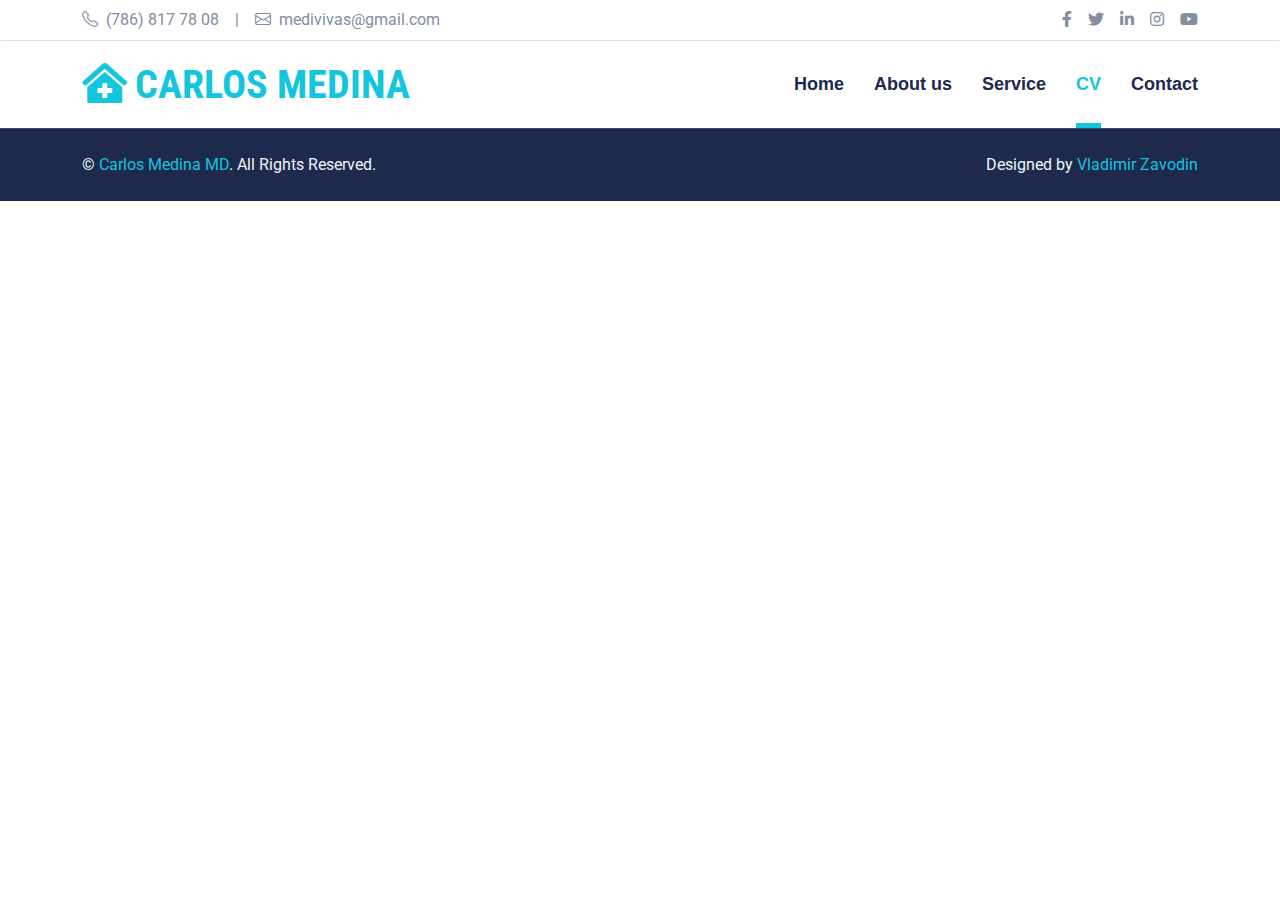
<file: cv.html>
<!DOCTYPE html>
<html lang="en">

<head>
    <meta charset="utf-8">
    <title>Carlos Medina - Plastic Surgery at Miami</title>
    <meta content="width=device-width, initial-scale=1.0" name="viewport">
    <meta content="Plastic Surgery at Miami" name="keywords">
    <meta content="Plastic Surgery at Miami" name="description">

    <!-- Favicon -->
    <link href="img/favicon.ico" rel="icon">

    <!-- Google Web Fonts -->
    <link rel="preconnect" href="https://fonts.gstatic.com">
    <link href="https://fonts.googleapis.com/css2?family=Roboto+Condensed:wght@400;700&family=Roboto:wght@400;700&display=swap" rel="stylesheet">

    <!-- Icon Font Stylesheet -->
    <link href="https://cdnjs.cloudflare.com/ajax/libs/font-awesome/5.15.0/css/all.min.css" rel="stylesheet">
    <link href="https://cdn.jsdelivr.net/npm/bootstrap-icons@1.4.1/font/bootstrap-icons.css" rel="stylesheet">

    <!-- Libraries Stylesheet -->
    <link href="lib/owlcarousel/assets/owl.carousel.min.css" rel="stylesheet">
    <link href="lib/tempusdominus/css/tempusdominus-bootstrap-4.min.css" rel="stylesheet" />

    <!-- Customized Bootstrap Stylesheet -->
    <link href="css/bootstrap.min.css" rel="stylesheet">

    <!-- Template Stylesheet -->
    <link href="css/style.css" rel="stylesheet">
</head>

<body>
    <!-- Topbar Start -->
    <div class="container-fluid py-2 border-bottom d-none d-lg-block">
        <div class="container">
            <div class="row">
                <div class="col-md-6 text-center text-lg-start mb-2 mb-lg-0">
                    <div class="d-inline-flex align-items-center">
                        <a class="text-decoration-none text-body pe-3" href=""><i class="bi bi-telephone me-2"></i>(786) 817 78 08</a>
                        <span class="text-body">|</span>
                        <a class="text-decoration-none text-body px-3" href=""><i class="bi bi-envelope me-2"></i>medivivas@gmail.com</a>
                    </div>
                </div>
                <div class="col-md-6 text-center text-lg-end">
                    <div class="d-inline-flex align-items-center">
                        <a class="text-body px-2" href="">
                            <i class="fab fa-facebook-f"></i>
                        </a>
                        <a class="text-body px-2" href="">
                            <i class="fab fa-twitter"></i>
                        </a>
                        <a class="text-body px-2" href="">
                            <i class="fab fa-linkedin-in"></i>
                        </a>
                        <a class="text-body px-2" href="">
                            <i class="fab fa-instagram"></i>
                        </a>
                        <a class="text-body ps-2" href="">
                            <i class="fab fa-youtube"></i>
                        </a>
                    </div>
                </div>
            </div>
        </div>
    </div>
    <!-- Topbar End -->
    <!-- Navbar Start -->
    <div class="container-fluid sticky-top bg-white shadow-sm">
        <div class="container">
            <nav class="navbar navbar-expand-lg bg-white navbar-light py-3 py-lg-0">
                <a href="index.html" class="navbar-brand">
                    <h1 class="m-0 text-uppercase text-primary"><i class="fa fa-clinic-medical me-2"></i>Carlos Medina</h1>
                </a>
                <button class="navbar-toggler" type="button" data-bs-toggle="collapse" data-bs-target="#navbarCollapse">
                    <span class="navbar-toggler-icon"></span>
                </button>
                <div class="collapse navbar-collapse" id="navbarCollapse">
                    <div class="navbar-nav ms-auto py-0">
                        <a href="index.html" class="nav-item nav-link">Home</a>
                        <a href="about.html" class="nav-item nav-link">About us</a>
                        <a href="service.html" class="nav-item nav-link">Service</a>
                        <a href="cv.html" class="nav-item nav-link active">CV</a>
                        <a href="contact.html" class="nav-item nav-link">Contact</a>
                    </div>
                </div>
            </nav>
        </div>
    </div>
    <!-- Navbar End -->
    <!-- Resume Section Start -->
    
    <!-- Resume Section End -->
    <!-- Footer Start -->

    <div class="container-fluid bg-dark text-light border-top border-secondary py-4">
        <div class="container">
            <div class="row g-5">
                <div class="col-md-6 text-center text-md-start">
                    <p class="mb-md-0">&copy; <a class="text-primary" href="#">Carlos Medina MD</a>. All Rights Reserved.</p>
                </div>
                <div class="col-md-6 text-center text-md-end">
                    <p class="mb-0">Designed by <a class="text-primary" href="https://htmlcodex.com">Vladimir Zavodin</a></p>
                </div>
            </div>
        </div>
    </div>
    <!-- Footer End -->
    <!-- Back to Top -->
    <a href="#" class="btn btn-lg btn-primary btn-lg-square back-to-top"><i class="bi bi-arrow-up"></i></a>


    <!-- JavaScript Libraries -->
    <script src="https://code.jquery.com/jquery-3.4.1.min.js"></script>
    <script src="https://cdn.jsdelivr.net/npm/bootstrap@5.0.0/dist/js/bootstrap.bundle.min.js"></script>
    <script src="lib/easing/easing.min.js"></script>
    <script src="lib/waypoints/waypoints.min.js"></script>
    <script src="lib/owlcarousel/owl.carousel.min.js"></script>
    <script src="lib/tempusdominus/js/moment.min.js"></script>
    <script src="lib/tempusdominus/js/moment-timezone.min.js"></script>
    <script src="lib/tempusdominus/js/tempusdominus-bootstrap-4.min.js"></script>

    <!-- Template Javascript -->
    <script src="js/main.js"></script>
</body>

</html>
</file>
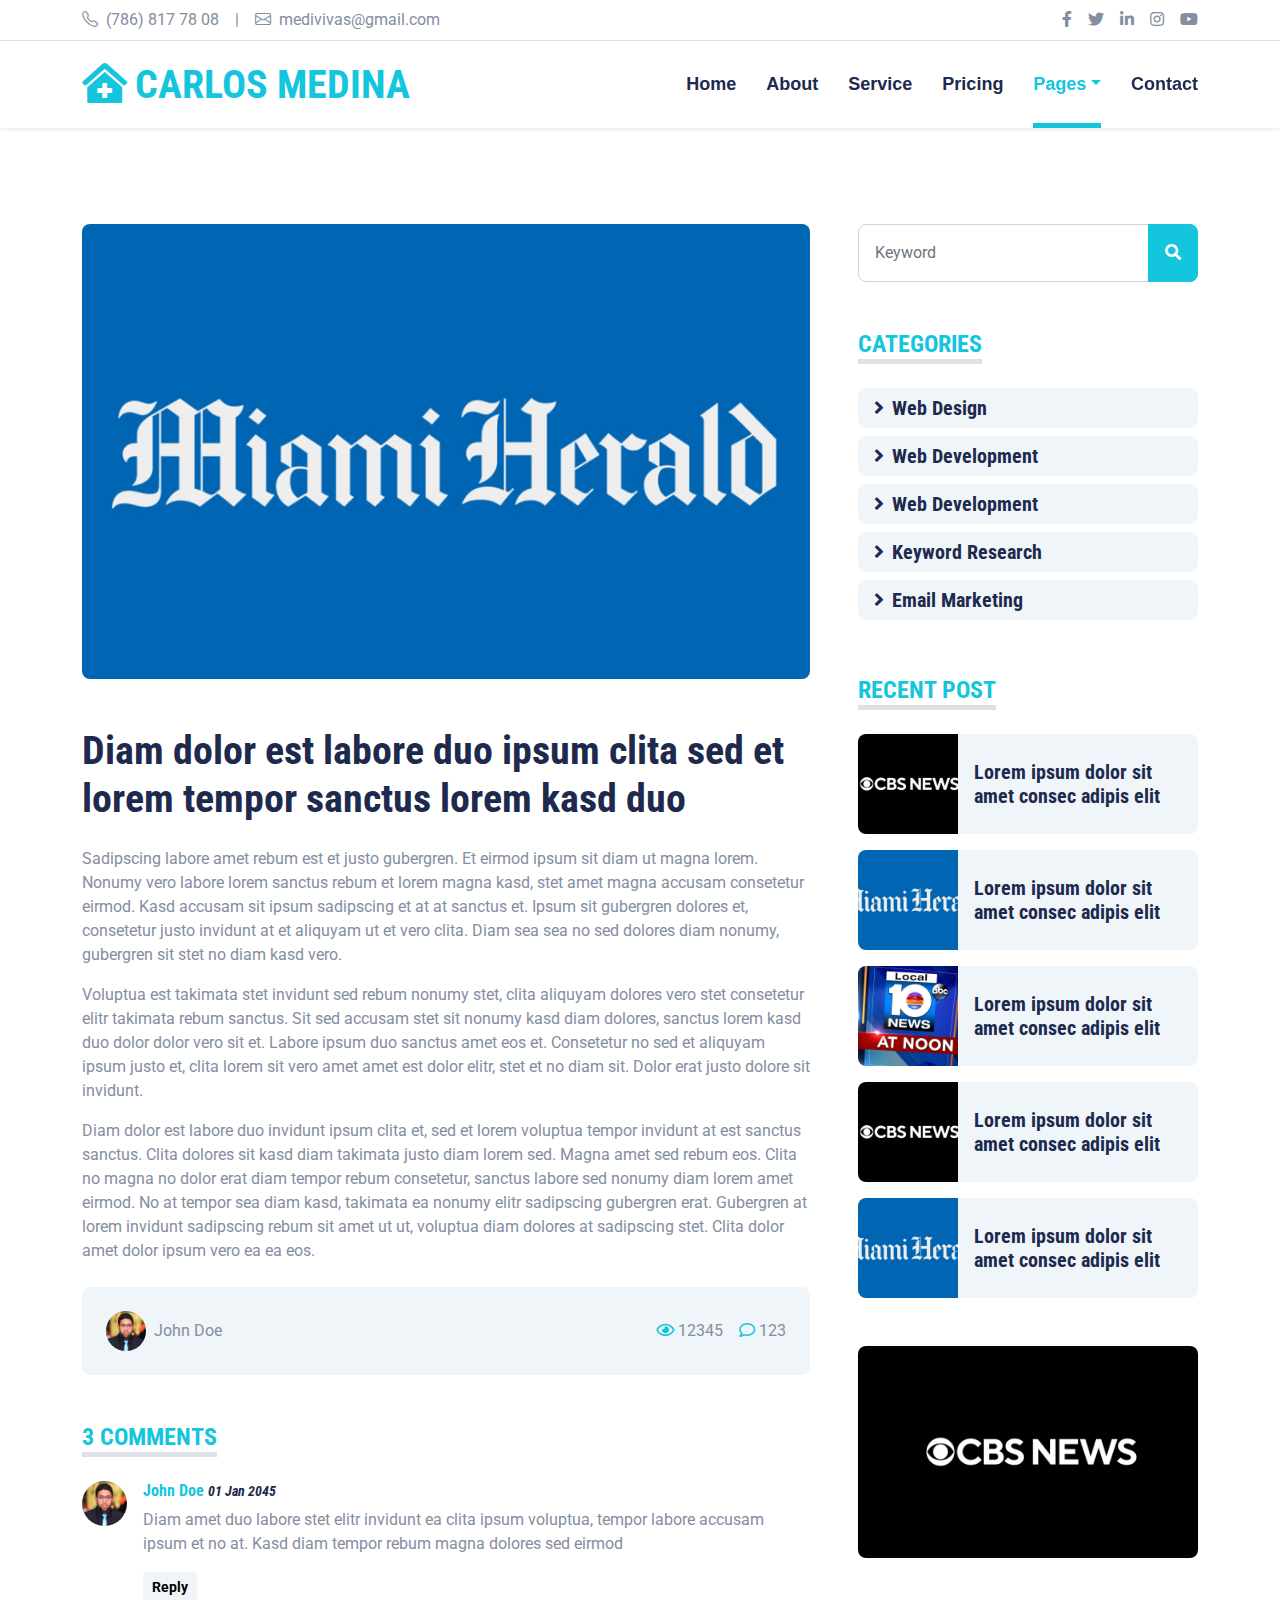
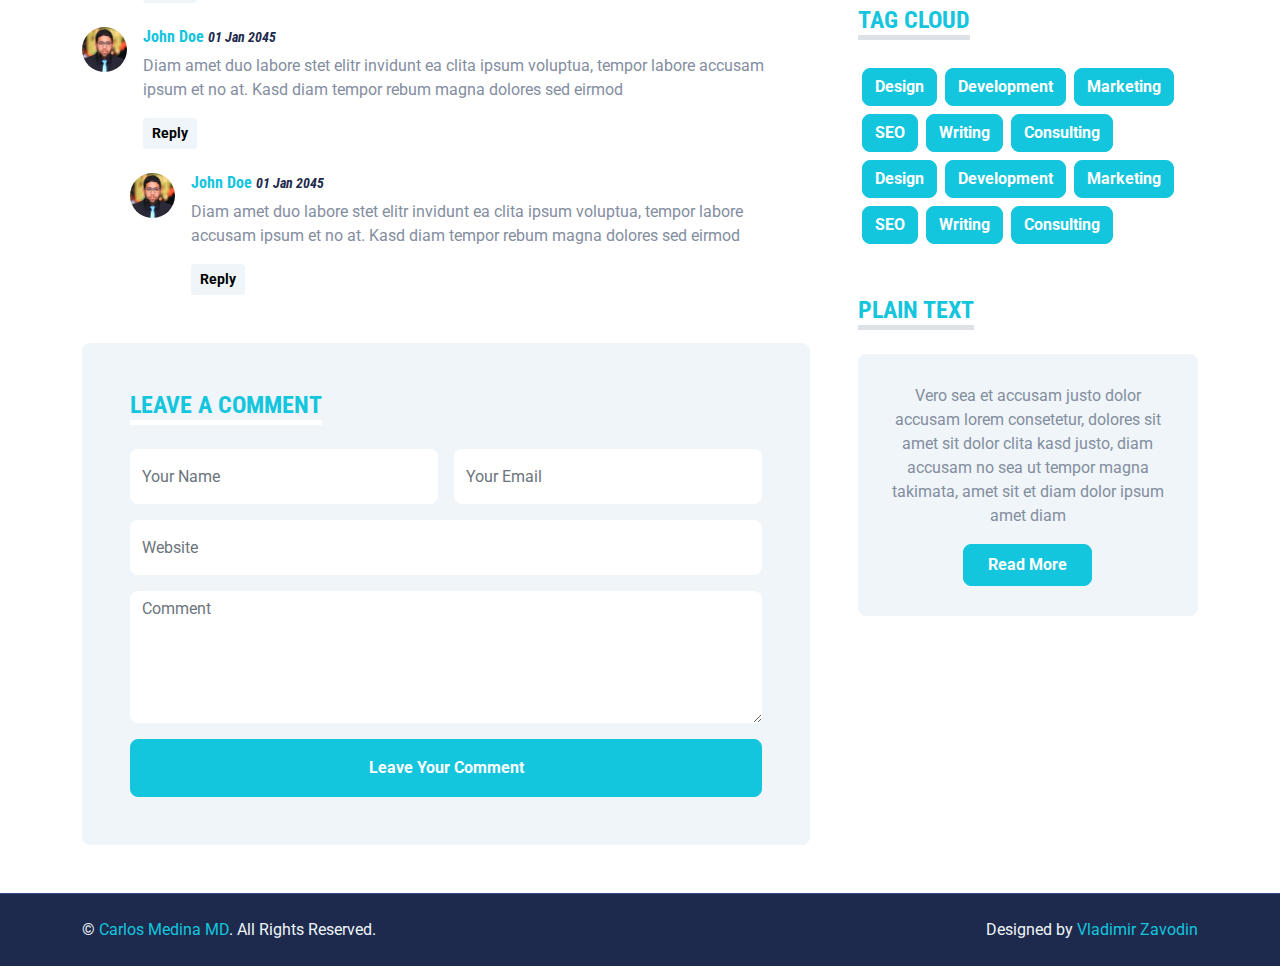
<file: detail.html>
<!DOCTYPE html>
<html lang="en">

<head>
    <meta charset="utf-8">
    <title>Carlos Medina - Plastic Surgery at Miami</title>
    <meta content="width=device-width, initial-scale=1.0" name="viewport">
    <meta content="Plastic Surgery at Miami" name="keywords">
    <meta content="Plastic Surgery at Miami" name="description">

    <!-- Favicon -->
    <link href="img/favicon.ico" rel="icon">

    <!-- Google Web Fonts -->
    <link rel="preconnect" href="https://fonts.gstatic.com">
    <link href="https://fonts.googleapis.com/css2?family=Roboto+Condensed:wght@400;700&family=Roboto:wght@400;700&display=swap" rel="stylesheet">

    <!-- Icon Font Stylesheet -->
    <link href="https://cdnjs.cloudflare.com/ajax/libs/font-awesome/5.15.0/css/all.min.css" rel="stylesheet">
    <link href="https://cdn.jsdelivr.net/npm/bootstrap-icons@1.4.1/font/bootstrap-icons.css" rel="stylesheet">

    <!-- Libraries Stylesheet -->
    <link href="lib/owlcarousel/assets/owl.carousel.min.css" rel="stylesheet">
    <link href="lib/tempusdominus/css/tempusdominus-bootstrap-4.min.css" rel="stylesheet" />

    <!-- Customized Bootstrap Stylesheet -->
    <link href="css/bootstrap.min.css" rel="stylesheet">

    <!-- Template Stylesheet -->
    <link href="css/style.css" rel="stylesheet">
</head>

<body>
    <!-- Topbar Start -->
    <div class="container-fluid py-2 border-bottom d-none d-lg-block">
        <div class="container">
            <div class="row">
                <div class="col-md-6 text-center text-lg-start mb-2 mb-lg-0">
                    <div class="d-inline-flex align-items-center">
                        <a class="text-decoration-none text-body pe-3" href=""><i class="bi bi-telephone me-2"></i>(786) 817 78 08</a>
                        <span class="text-body">|</span>
                        <a class="text-decoration-none text-body px-3" href=""><i class="bi bi-envelope me-2"></i>medivivas@gmail.com</a>
                    </div>
                </div>
                <div class="col-md-6 text-center text-lg-end">
                    <div class="d-inline-flex align-items-center">
                        <a class="text-body px-2" href="">
                            <i class="fab fa-facebook-f"></i>
                        </a>
                        <a class="text-body px-2" href="">
                            <i class="fab fa-twitter"></i>
                        </a>
                        <a class="text-body px-2" href="">
                            <i class="fab fa-linkedin-in"></i>
                        </a>
                        <a class="text-body px-2" href="">
                            <i class="fab fa-instagram"></i>
                        </a>
                        <a class="text-body ps-2" href="">
                            <i class="fab fa-youtube"></i>
                        </a>
                    </div>
                </div>
            </div>
        </div>
    </div>
    <!-- Topbar End -->


    <!-- Navbar Start -->
    <div class="container-fluid sticky-top bg-white shadow-sm mb-5">
        <div class="container">
            <nav class="navbar navbar-expand-lg bg-white navbar-light py-3 py-lg-0">
                <a href="index.html" class="navbar-brand">
                    <h1 class="m-0 text-uppercase text-primary"><i class="fa fa-clinic-medical me-2"></i>Carlos Medina</h1>
                </a>
                <button class="navbar-toggler" type="button" data-bs-toggle="collapse" data-bs-target="#navbarCollapse">
                    <span class="navbar-toggler-icon"></span>
                </button>
                <div class="collapse navbar-collapse" id="navbarCollapse">
                    <div class="navbar-nav ms-auto py-0">
                        <a href="index.html" class="nav-item nav-link">Home</a>
                        <a href="about.html" class="nav-item nav-link">About</a>
                        <a href="service.html" class="nav-item nav-link">Service</a>
                        <a href="price.html" class="nav-item nav-link">Pricing</a>
                        <div class="nav-item dropdown">
                            <a href="#" class="nav-link dropdown-toggle active" data-bs-toggle="dropdown">Pages</a>
                            <div class="dropdown-menu m-0">
                                <a href="blog.html" class="dropdown-item">Blog Grid</a>
                                <a href="detail.html" class="dropdown-item active">Blog Detail</a>
                                <a href="team.html" class="dropdown-item">The Team</a>
                                <a href="testimonial.html" class="dropdown-item">Testimonial</a>
                                <a href="appointment.html" class="dropdown-item">Appointment</a>
                                <a href="search.html" class="dropdown-item">Search</a>
                            </div>
                        </div>
                        <a href="contact.html" class="nav-item nav-link">Contact</a>
                    </div>
                </div>
            </nav>
        </div>
    </div>
    <!-- Navbar End -->


    <!-- Blog Start -->
    <div class="container py-5">
        <div class="row g-5">
            <div class="col-lg-8">
                <!-- Blog Detail Start -->
                <div class="mb-5">
                    <img class="img-fluid w-100 rounded mb-5" src="img/blog-2.jpg" alt="">
                    <h1 class="mb-4">Diam dolor est labore duo ipsum clita sed et lorem tempor sanctus lorem kasd duo</h1>
                    <p>Sadipscing labore amet rebum est et justo gubergren. Et eirmod ipsum sit diam ut
                        magna lorem. Nonumy vero labore lorem sanctus rebum et lorem magna kasd, stet
                        amet magna accusam consetetur eirmod. Kasd accusam sit ipsum sadipscing et at at
                        sanctus et. Ipsum sit gubergren dolores et, consetetur justo invidunt at et
                        aliquyam ut et vero clita. Diam sea sea no sed dolores diam nonumy, gubergren
                        sit stet no diam kasd vero.</p>
                    <p>Voluptua est takimata stet invidunt sed rebum nonumy stet, clita aliquyam dolores
                        vero stet consetetur elitr takimata rebum sanctus. Sit sed accusam stet sit
                        nonumy kasd diam dolores, sanctus lorem kasd duo dolor dolor vero sit et. Labore
                        ipsum duo sanctus amet eos et. Consetetur no sed et aliquyam ipsum justo et,
                        clita lorem sit vero amet amet est dolor elitr, stet et no diam sit. Dolor erat
                        justo dolore sit invidunt.</p>
                    <p>Diam dolor est labore duo invidunt ipsum clita et, sed et lorem voluptua tempor
                        invidunt at est sanctus sanctus. Clita dolores sit kasd diam takimata justo diam
                        lorem sed. Magna amet sed rebum eos. Clita no magna no dolor erat diam tempor
                        rebum consetetur, sanctus labore sed nonumy diam lorem amet eirmod. No at tempor
                        sea diam kasd, takimata ea nonumy elitr sadipscing gubergren erat. Gubergren at
                        lorem invidunt sadipscing rebum sit amet ut ut, voluptua diam dolores at
                        sadipscing stet. Clita dolor amet dolor ipsum vero ea ea eos.</p>
                    <div class="d-flex justify-content-between bg-light rounded p-4 mt-4 mb-4">
                        <div class="d-flex align-items-center">
                            <img class="rounded-circle me-2" src="img/user.jpg" width="40" height="40" alt="">
                            <span>John Doe</span>
                        </div>
                        <div class="d-flex align-items-center">
                            <span class="ms-3"><i class="far fa-eye text-primary me-1"></i>12345</span>
                            <span class="ms-3"><i class="far fa-comment text-primary me-1"></i>123</span>
                        </div>
                    </div>
                </div>
                <!-- Blog Detail End -->

                <!-- Comment List Start -->
                <div class="mb-5">
                    <h4 class="d-inline-block text-primary text-uppercase border-bottom border-5 mb-4">3 Comments</h4>
                    <div class="d-flex mb-4">
                        <img src="img/user.jpg" class="img-fluid rounded-circle" style="width: 45px; height: 45px;">
                        <div class="ps-3">
                            <h6><a href="">John Doe</a> <small><i>01 Jan 2045</i></small></h6>
                            <p>Diam amet duo labore stet elitr invidunt ea clita ipsum voluptua, tempor labore
                                accusam ipsum et no at. Kasd diam tempor rebum magna dolores sed eirmod</p>
                            <button class="btn btn-sm btn-light">Reply</button>
                        </div>
                    </div>
                    <div class="d-flex mb-4">
                        <img src="img/user.jpg" class="img-fluid rounded-circle" style="width: 45px; height: 45px;">
                        <div class="ps-3">
                            <h6><a href="">John Doe</a> <small><i>01 Jan 2045</i></small></h6>
                            <p>Diam amet duo labore stet elitr invidunt ea clita ipsum voluptua, tempor labore
                                accusam ipsum et no at. Kasd diam tempor rebum magna dolores sed eirmod</p>
                            <button class="btn btn-sm btn-light">Reply</button>
                        </div>
                    </div>
                    <div class="d-flex ms-5 mb-4">
                        <img src="img/user.jpg" class="img-fluid rounded-circle" style="width: 45px; height: 45px;">
                        <div class="ps-3">
                            <h6><a href="">John Doe</a> <small><i>01 Jan 2045</i></small></h6>
                            <p>Diam amet duo labore stet elitr invidunt ea clita ipsum voluptua, tempor labore
                                accusam ipsum et no at. Kasd diam tempor rebum magna dolores sed eirmod</p>
                            <button class="btn btn-sm btn-light">Reply</button>
                        </div>
                    </div>
                </div>
                <!-- Comment List End -->

                <!-- Comment Form Start -->
                <div class="bg-light rounded p-5">
                    <h4 class="d-inline-block text-primary text-uppercase border-bottom border-5 border-white mb-4">Leave a comment</h4>
                    <form>
                        <div class="row g-3">
                            <div class="col-12 col-sm-6">
                                <input type="text" class="form-control bg-white border-0" placeholder="Your Name" style="height: 55px;">
                            </div>
                            <div class="col-12 col-sm-6">
                                <input type="email" class="form-control bg-white border-0" placeholder="Your Email" style="height: 55px;">
                            </div>
                            <div class="col-12">
                                <input type="text" class="form-control bg-white border-0" placeholder="Website" style="height: 55px;">
                            </div>
                            <div class="col-12">
                                <textarea class="form-control bg-white border-0" rows="5" placeholder="Comment"></textarea>
                            </div>
                            <div class="col-12">
                                <button class="btn btn-primary w-100 py-3" type="submit">Leave Your Comment</button>
                            </div>
                        </div>
                    </form>
                </div>
                <!-- Comment Form End -->
            </div>

            <!-- Sidebar Start -->
            <div class="col-lg-4">
                <!-- Search Form Start -->
                <div class="mb-5">
                    <div class="input-group">
                        <input type="text" class="form-control p-3" placeholder="Keyword">
                        <button class="btn btn-primary px-3"><i class="fa fa-search"></i></button>
                    </div>
                </div>
                <!-- Search Form End -->

                <!-- Category Start -->
                <div class="mb-5">
                    <h4 class="d-inline-block text-primary text-uppercase border-bottom border-5 mb-4">Categories</h4>
                    <div class="d-flex flex-column justify-content-start">
                        <a class="h5 bg-light rounded py-2 px-3 mb-2" href="#"><i class="fa fa-angle-right me-2"></i>Web Design</a>
                        <a class="h5 bg-light rounded py-2 px-3 mb-2" href="#"><i class="fa fa-angle-right me-2"></i>Web Development</a>
                        <a class="h5 bg-light rounded py-2 px-3 mb-2" href="#"><i class="fa fa-angle-right me-2"></i>Web Development</a>
                        <a class="h5 bg-light rounded py-2 px-3 mb-2" href="#"><i class="fa fa-angle-right me-2"></i>Keyword Research</a>
                        <a class="h5 bg-light rounded py-2 px-3 mb-2" href="#"><i class="fa fa-angle-right me-2"></i>Email Marketing</a>
                    </div>
                </div>
                <!-- Category End -->

                <!-- Recent Post Start -->
                <div class="mb-5">
                    <h4 class="d-inline-block text-primary text-uppercase border-bottom border-5 mb-4">Recent Post</h4>
                    <div class="d-flex rounded overflow-hidden mb-3">
                        <img class="img-fluid" src="img/blog-1.jpg" style="width: 100px; height: 100px; object-fit: cover;" alt="">
                        <a href="" class="h5 d-flex align-items-center bg-light px-3 mb-0">Lorem ipsum dolor sit amet consec adipis elit
                        </a>
                    </div>
                    <div class="d-flex rounded overflow-hidden mb-3">
                        <img class="img-fluid" src="img/blog-2.jpg" style="width: 100px; height: 100px; object-fit: cover;" alt="">
                        <a href="" class="h5 d-flex align-items-center bg-light px-3 mb-0">Lorem ipsum dolor sit amet consec adipis elit
                        </a>
                    </div>
                    <div class="d-flex rounded overflow-hidden mb-3">
                        <img class="img-fluid" src="img/blog-3.jpg" style="width: 100px; height: 100px; object-fit: cover;" alt="">
                        <a href="" class="h5 d-flex align-items-center bg-light px-3 mb-0">Lorem ipsum dolor sit amet consec adipis elit
                        </a>
                    </div>
                    <div class="d-flex rounded overflow-hidden mb-3">
                        <img class="img-fluid" src="img/blog-1.jpg" style="width: 100px; height: 100px; object-fit: cover;" alt="">
                        <a href="" class="h5 d-flex align-items-center bg-light px-3 mb-0">Lorem ipsum dolor sit amet consec adipis elit
                        </a>
                    </div>
                    <div class="d-flex rounded overflow-hidden mb-3">
                        <img class="img-fluid" src="img/blog-2.jpg" style="width: 100px; height: 100px; object-fit: cover;" alt="">
                        <a href="" class="h5 d-flex align-items-center bg-light px-3 mb-0">Lorem ipsum dolor sit amet consec adipis elit
                        </a>
                    </div>
                </div>
                <!-- Recent Post End -->

                <!-- Image Start -->
                <div class="mb-5">
                    <img src="img/blog-1.jpg" alt="" class="img-fluid rounded">
                </div>
                <!-- Image End -->

                <!-- Tags Start -->
                <div class="mb-5">
                    <h4 class="d-inline-block text-primary text-uppercase border-bottom border-5 mb-4">Tag Cloud</h4>
                    <div class="d-flex flex-wrap m-n1">
                        <a href="" class="btn btn-primary m-1">Design</a>
                        <a href="" class="btn btn-primary m-1">Development</a>
                        <a href="" class="btn btn-primary m-1">Marketing</a>
                        <a href="" class="btn btn-primary m-1">SEO</a>
                        <a href="" class="btn btn-primary m-1">Writing</a>
                        <a href="" class="btn btn-primary m-1">Consulting</a>
                        <a href="" class="btn btn-primary m-1">Design</a>
                        <a href="" class="btn btn-primary m-1">Development</a>
                        <a href="" class="btn btn-primary m-1">Marketing</a>
                        <a href="" class="btn btn-primary m-1">SEO</a>
                        <a href="" class="btn btn-primary m-1">Writing</a>
                        <a href="" class="btn btn-primary m-1">Consulting</a>
                    </div>
                </div>
                <!-- Tags End -->

                <!-- Plain Text Start -->
                <div>
                    <h4 class="d-inline-block text-primary text-uppercase border-bottom border-5 mb-4">Plain Text</h4>
                    <div class="bg-light rounded text-center" style="padding: 30px;">
                        <p>Vero sea et accusam justo dolor accusam lorem consetetur, dolores sit amet sit dolor clita kasd justo, diam accusam no sea ut tempor magna takimata, amet sit et diam dolor ipsum amet diam</p>
                        <a href="" class="btn btn-primary py-2 px-4">Read More</a>
                    </div>
                </div>
                <!-- Plain Text End -->
            </div>
            <!-- Sidebar End -->
        </div>
    </div>
    <!-- Blog End -->


    <!-- Footer Start -->
    <div class="container-fluid bg-dark text-light border-top border-secondary py-4">
        <div class="container">
            <div class="row g-5">
                <div class="col-md-6 text-center text-md-start">
                    <p class="mb-md-0">&copy; <a class="text-primary" href="#">Carlos Medina MD</a>. All Rights Reserved.</p>
                </div>
                <div class="col-md-6 text-center text-md-end">
                    <p class="mb-0">Designed by <a class="text-primary" href="https://htmlcodex.com">Vladimir Zavodin</a></p>
                </div>
            </div>
        </div>
    </div>
    <!-- Footer End -->


    <!-- Back to Top -->
    <a href="#" class="btn btn-lg btn-primary btn-lg-square back-to-top"><i class="bi bi-arrow-up"></i></a>


    <!-- JavaScript Libraries -->
    <script src="https://code.jquery.com/jquery-3.4.1.min.js"></script>
    <script src="https://cdn.jsdelivr.net/npm/bootstrap@5.0.0/dist/js/bootstrap.bundle.min.js"></script>
    <script src="lib/easing/easing.min.js"></script>
    <script src="lib/waypoints/waypoints.min.js"></script>
    <script src="lib/owlcarousel/owl.carousel.min.js"></script>
    <script src="lib/tempusdominus/js/moment.min.js"></script>
    <script src="lib/tempusdominus/js/moment-timezone.min.js"></script>
    <script src="lib/tempusdominus/js/tempusdominus-bootstrap-4.min.js"></script>

    <!-- Template Javascript -->
    <script src="js/main.js"></script>
</body>

</html>
</file>
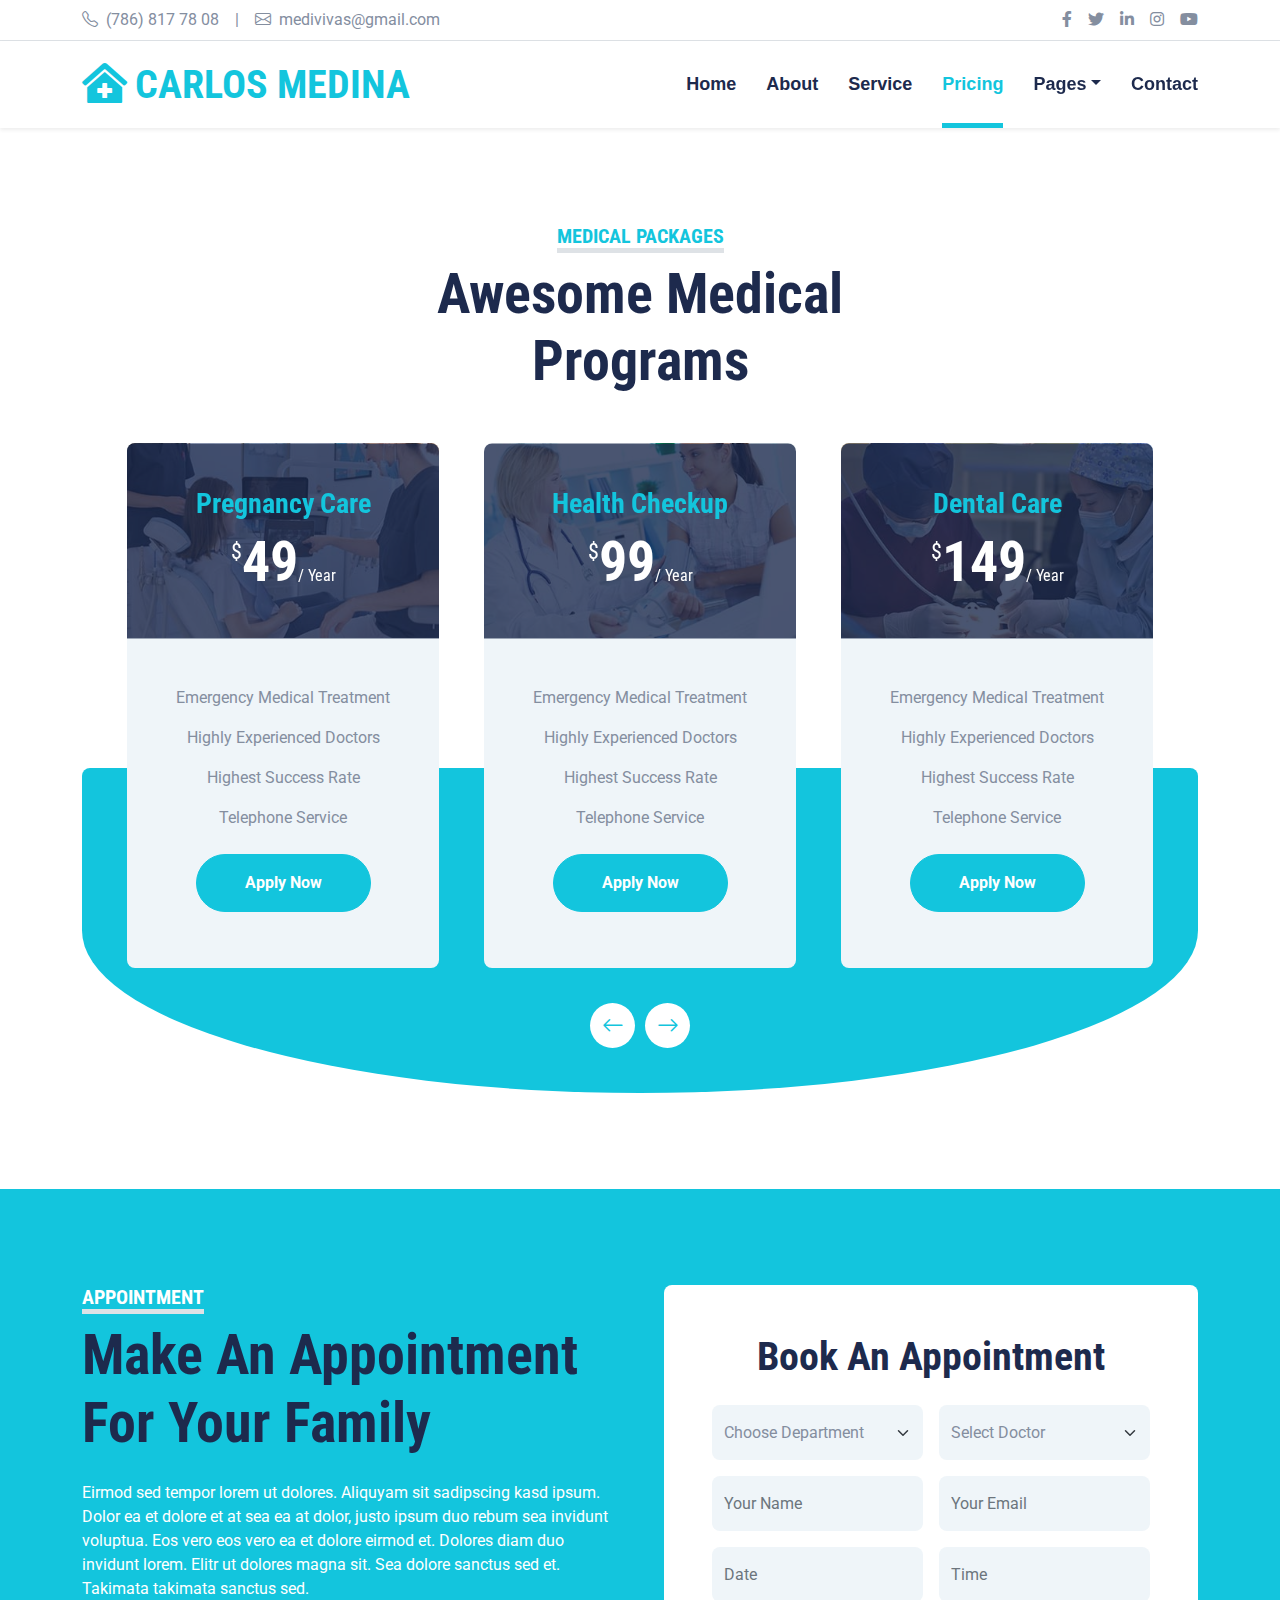
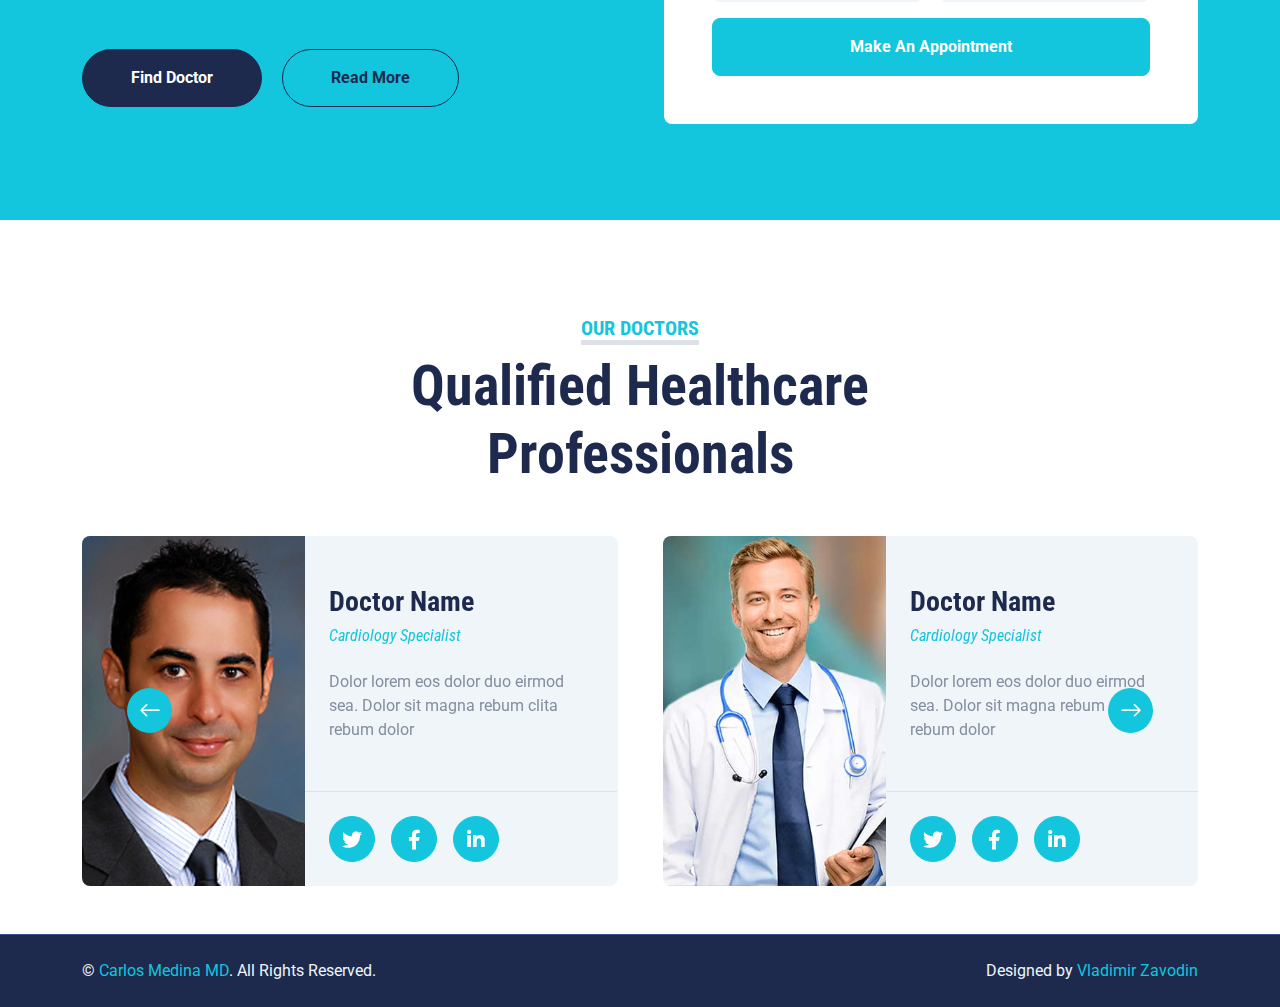
<file: price.html>
<!DOCTYPE html>
<html lang="en">

<head>
    <meta charset="utf-8">
    <title>Carlos Medina - Plastic Surgery at Miami</title>
    <meta content="width=device-width, initial-scale=1.0" name="viewport">
    <meta content="Plastic Surgery at Miami" name="keywords">
    <meta content="Plastic Surgery at Miami" name="description">

    <!-- Favicon -->
    <link href="img/favicon.ico" rel="icon">

    <!-- Google Web Fonts -->
    <link rel="preconnect" href="https://fonts.gstatic.com">
    <link href="https://fonts.googleapis.com/css2?family=Roboto+Condensed:wght@400;700&family=Roboto:wght@400;700&display=swap" rel="stylesheet">

    <!-- Icon Font Stylesheet -->
    <link href="https://cdnjs.cloudflare.com/ajax/libs/font-awesome/5.15.0/css/all.min.css" rel="stylesheet">
    <link href="https://cdn.jsdelivr.net/npm/bootstrap-icons@1.4.1/font/bootstrap-icons.css" rel="stylesheet">

    <!-- Libraries Stylesheet -->
    <link href="lib/owlcarousel/assets/owl.carousel.min.css" rel="stylesheet">
    <link href="lib/tempusdominus/css/tempusdominus-bootstrap-4.min.css" rel="stylesheet" />

    <!-- Customized Bootstrap Stylesheet -->
    <link href="css/bootstrap.min.css" rel="stylesheet">

    <!-- Template Stylesheet -->
    <link href="css/style.css" rel="stylesheet">
</head>

<body>
    <!-- Topbar Start -->
    <div class="container-fluid py-2 border-bottom d-none d-lg-block">
        <div class="container">
            <div class="row">
                <div class="col-md-6 text-center text-lg-start mb-2 mb-lg-0">
                    <div class="d-inline-flex align-items-center">
                        <a class="text-decoration-none text-body pe-3" href=""><i class="bi bi-telephone me-2"></i>(786) 817 78 08</a>
                        <span class="text-body">|</span>
                        <a class="text-decoration-none text-body px-3" href=""><i class="bi bi-envelope me-2"></i>medivivas@gmail.com</a>
                    </div>
                </div>
                <div class="col-md-6 text-center text-lg-end">
                    <div class="d-inline-flex align-items-center">
                        <a class="text-body px-2" href="">
                            <i class="fab fa-facebook-f"></i>
                        </a>
                        <a class="text-body px-2" href="">
                            <i class="fab fa-twitter"></i>
                        </a>
                        <a class="text-body px-2" href="">
                            <i class="fab fa-linkedin-in"></i>
                        </a>
                        <a class="text-body px-2" href="">
                            <i class="fab fa-instagram"></i>
                        </a>
                        <a class="text-body ps-2" href="">
                            <i class="fab fa-youtube"></i>
                        </a>
                    </div>
                </div>
            </div>
        </div>
    </div>
    <!-- Topbar End -->


    <!-- Navbar Start -->
    <div class="container-fluid sticky-top bg-white shadow-sm mb-5">
        <div class="container">
            <nav class="navbar navbar-expand-lg bg-white navbar-light py-3 py-lg-0">
                <a href="index.html" class="navbar-brand">
                    <h1 class="m-0 text-uppercase text-primary"><i class="fa fa-clinic-medical me-2"></i>Carlos Medina</h1>
                </a>
                <button class="navbar-toggler" type="button" data-bs-toggle="collapse" data-bs-target="#navbarCollapse">
                    <span class="navbar-toggler-icon"></span>
                </button>
                <div class="collapse navbar-collapse" id="navbarCollapse">
                    <div class="navbar-nav ms-auto py-0">
                        <a href="index.html" class="nav-item nav-link">Home</a>
                        <a href="about.html" class="nav-item nav-link">About</a>
                        <a href="service.html" class="nav-item nav-link">Service</a>
                        <a href="price.html" class="nav-item nav-link active">Pricing</a>
                        <div class="nav-item dropdown">
                            <a href="#" class="nav-link dropdown-toggle" data-bs-toggle="dropdown">Pages</a>
                            <div class="dropdown-menu m-0">
                                <a href="blog.html" class="dropdown-item">Blog Grid</a>
                                <a href="detail.html" class="dropdown-item">Blog Detail</a>
                                <a href="team.html" class="dropdown-item">The Team</a>
                                <a href="testimonial.html" class="dropdown-item">Testimonial</a>
                                <a href="appointment.html" class="dropdown-item">Appointment</a>
                                <a href="search.html" class="dropdown-item">Search</a>
                            </div>
                        </div>
                        <a href="contact.html" class="nav-item nav-link">Contact</a>
                    </div>
                </div>
            </nav>
        </div>
    </div>
    <!-- Navbar End -->


    <!-- Pricing Plan Start -->
    <div class="container-fluid py-5">
        <div class="container">
            <div class="text-center mx-auto mb-5" style="max-width: 500px;">
                <h5 class="d-inline-block text-primary text-uppercase border-bottom border-5">Medical Packages</h5>
                <h1 class="display-4">Awesome Medical Programs</h1>
            </div>
            <div class="owl-carousel price-carousel position-relative" style="padding: 0 45px 45px 45px;">
                <div class="bg-light rounded text-center">
                    <div class="position-relative">
                        <img class="img-fluid rounded-top" src="img/price-1.jpg" alt="">
                        <div class="position-absolute w-100 h-100 top-50 start-50 translate-middle rounded-top d-flex flex-column align-items-center justify-content-center" style="background: rgba(29, 42, 77, .8);">
                            <h3 class="text-primary">Pregnancy Care</h3>
                            <h1 class="display-4 text-white mb-0">
                                <small class="align-top fw-normal" style="font-size: 22px; line-height: 45px;">$</small>49<small class="align-bottom fw-normal" style="font-size: 16px; line-height: 40px;">/ Year</small>
                            </h1>
                        </div>
                    </div>
                    <div class="text-center py-5">
                        <p>Emergency Medical Treatment</p>
                        <p>Highly Experienced Doctors</p>
                        <p>Highest Success Rate</p>
                        <p>Telephone Service</p>
                        <a href="" class="btn btn-primary rounded-pill py-3 px-5 my-2">Apply Now</a>
                    </div>
                </div>
                <div class="bg-light rounded text-center">
                    <div class="position-relative">
                        <img class="img-fluid rounded-top" src="img/price-2.jpg" alt="">
                        <div class="position-absolute w-100 h-100 top-50 start-50 translate-middle rounded-top d-flex flex-column align-items-center justify-content-center" style="background: rgba(29, 42, 77, .8);">
                            <h3 class="text-primary">Health Checkup</h3>
                            <h1 class="display-4 text-white mb-0">
                                <small class="align-top fw-normal" style="font-size: 22px; line-height: 45px;">$</small>99<small class="align-bottom fw-normal" style="font-size: 16px; line-height: 40px;">/ Year</small>
                            </h1>
                        </div>
                    </div>
                    <div class="text-center py-5">
                        <p>Emergency Medical Treatment</p>
                        <p>Highly Experienced Doctors</p>
                        <p>Highest Success Rate</p>
                        <p>Telephone Service</p>
                        <a href="" class="btn btn-primary rounded-pill py-3 px-5 my-2">Apply Now</a>
                    </div>
                </div>
                <div class="bg-light rounded text-center">
                    <div class="position-relative">
                        <img class="img-fluid rounded-top" src="img/price-3.jpg" alt="">
                        <div class="position-absolute w-100 h-100 top-50 start-50 translate-middle rounded-top d-flex flex-column align-items-center justify-content-center" style="background: rgba(29, 42, 77, .8);">
                            <h3 class="text-primary">Dental Care</h3>
                            <h1 class="display-4 text-white mb-0">
                                <small class="align-top fw-normal" style="font-size: 22px; line-height: 45px;">$</small>149<small class="align-bottom fw-normal" style="font-size: 16px; line-height: 40px;">/ Year</small>
                            </h1>
                        </div>
                    </div>
                    <div class="text-center py-5">
                        <p>Emergency Medical Treatment</p>
                        <p>Highly Experienced Doctors</p>
                        <p>Highest Success Rate</p>
                        <p>Telephone Service</p>
                        <a href="" class="btn btn-primary rounded-pill py-3 px-5 my-2">Apply Now</a>
                    </div>
                </div>
                <div class="bg-light rounded text-center">
                    <div class="position-relative">
                        <img class="img-fluid rounded-top" src="img/price-4.jpg" alt="">
                        <div class="position-absolute w-100 h-100 top-50 start-50 translate-middle rounded-top d-flex flex-column align-items-center justify-content-center" style="background: rgba(29, 42, 77, .8);">
                            <h3 class="text-primary">Operation & Surgery</h3>
                            <h1 class="display-4 text-white mb-0">
                                <small class="align-top fw-normal" style="font-size: 22px; line-height: 45px;">$</small>199<small class="align-bottom fw-normal" style="font-size: 16px; line-height: 40px;">/ Year</small>
                            </h1>
                        </div>
                    </div>
                    <div class="text-center py-5">
                        <p>Emergency Medical Treatment</p>
                        <p>Highly Experienced Doctors</p>
                        <p>Highest Success Rate</p>
                        <p>Telephone Service</p>
                        <a href="" class="btn btn-primary rounded-pill py-3 px-5 my-2">Apply Now</a>
                    </div>
                </div>
            </div>
        </div>
    </div>
    <!-- Pricing Plan End -->


    <!-- Appointment Start -->
    <div class="container-fluid bg-primary my-5 py-5">
        <div class="container py-5">
            <div class="row gx-5">
                <div class="col-lg-6 mb-5 mb-lg-0">
                    <div class="mb-4">
                        <h5 class="d-inline-block text-white text-uppercase border-bottom border-5">Appointment</h5>
                        <h1 class="display-4">Make An Appointment For Your Family</h1>
                    </div>
                    <p class="text-white mb-5">Eirmod sed tempor lorem ut dolores. Aliquyam sit sadipscing kasd ipsum. Dolor ea et dolore et at sea ea at dolor, justo ipsum duo rebum sea invidunt voluptua. Eos vero eos vero ea et dolore eirmod et. Dolores diam duo invidunt lorem. Elitr ut dolores magna sit. Sea dolore sanctus sed et. Takimata takimata sanctus sed.</p>
                    <a class="btn btn-dark rounded-pill py-3 px-5 me-3" href="">Find Doctor</a>
                    <a class="btn btn-outline-dark rounded-pill py-3 px-5" href="">Read More</a>
                </div>
                <div class="col-lg-6">
                    <div class="bg-white text-center rounded p-5">
                        <h1 class="mb-4">Book An Appointment</h1>
                        <form>
                            <div class="row g-3">
                                <div class="col-12 col-sm-6">
                                    <select class="form-select bg-light border-0" style="height: 55px;">
                                        <option selected>Choose Department</option>
                                        <option value="1">Department 1</option>
                                        <option value="2">Department 2</option>
                                        <option value="3">Department 3</option>
                                    </select>
                                </div>
                                <div class="col-12 col-sm-6">
                                    <select class="form-select bg-light border-0" style="height: 55px;">
                                        <option selected>Select Doctor</option>
                                        <option value="1">Doctor 1</option>
                                        <option value="2">Doctor 2</option>
                                        <option value="3">Doctor 3</option>
                                    </select>
                                </div>
                                <div class="col-12 col-sm-6">
                                    <input type="text" class="form-control bg-light border-0" placeholder="Your Name" style="height: 55px;">
                                </div>
                                <div class="col-12 col-sm-6">
                                    <input type="email" class="form-control bg-light border-0" placeholder="Your Email" style="height: 55px;">
                                </div>
                                <div class="col-12 col-sm-6">
                                    <div class="date" id="date" data-target-input="nearest">
                                        <input type="text"
                                            class="form-control bg-light border-0 datetimepicker-input"
                                            placeholder="Date" data-target="#date" data-toggle="datetimepicker" style="height: 55px;">
                                    </div>
                                </div>
                                <div class="col-12 col-sm-6">
                                    <div class="time" id="time" data-target-input="nearest">
                                        <input type="text"
                                            class="form-control bg-light border-0 datetimepicker-input"
                                            placeholder="Time" data-target="#time" data-toggle="datetimepicker" style="height: 55px;">
                                    </div>
                                </div>
                                <div class="col-12">
                                    <button class="btn btn-primary w-100 py-3" type="submit">Make An Appointment</button>
                                </div>
                            </div>
                        </form>
                    </div>
                </div>
            </div>
        </div>
    </div>
    <!-- Appointment End -->


    <!-- Team Start -->
    <div class="container-fluid py-5">
        <div class="container">
            <div class="text-center mx-auto mb-5" style="max-width: 500px;">
                <h5 class="d-inline-block text-primary text-uppercase border-bottom border-5">Our Doctors</h5>
                <h1 class="display-4">Qualified Healthcare Professionals</h1>
            </div>
            <div class="owl-carousel team-carousel position-relative">
                <div class="team-item">
                    <div class="row g-0 bg-light rounded overflow-hidden">
                        <div class="col-12 col-sm-5 h-100">
                            <img class="img-fluid h-100" src="img/team-1.jpg" style="object-fit: cover;">
                        </div>
                        <div class="col-12 col-sm-7 h-100 d-flex flex-column">
                            <div class="mt-auto p-4">
                                <h3>Doctor Name</h3>
                                <h6 class="fw-normal fst-italic text-primary mb-4">Cardiology Specialist</h6>
                                <p class="m-0">Dolor lorem eos dolor duo eirmod sea. Dolor sit magna rebum clita rebum dolor</p>
                            </div>
                            <div class="d-flex mt-auto border-top p-4">
                                <a class="btn btn-lg btn-primary btn-lg-square rounded-circle me-3" href="#"><i class="fab fa-twitter"></i></a>
                                <a class="btn btn-lg btn-primary btn-lg-square rounded-circle me-3" href="#"><i class="fab fa-facebook-f"></i></a>
                                <a class="btn btn-lg btn-primary btn-lg-square rounded-circle" href="#"><i class="fab fa-linkedin-in"></i></a>
                            </div>
                        </div>
                    </div>
                </div>
                <div class="team-item">
                    <div class="row g-0 bg-light rounded overflow-hidden">
                        <div class="col-12 col-sm-5 h-100">
                            <img class="img-fluid h-100" src="img/team-2.jpg" style="object-fit: cover;">
                        </div>
                        <div class="col-12 col-sm-7 h-100 d-flex flex-column">
                            <div class="mt-auto p-4">
                                <h3>Doctor Name</h3>
                                <h6 class="fw-normal fst-italic text-primary mb-4">Cardiology Specialist</h6>
                                <p class="m-0">Dolor lorem eos dolor duo eirmod sea. Dolor sit magna rebum clita rebum dolor</p>
                            </div>
                            <div class="d-flex mt-auto border-top p-4">
                                <a class="btn btn-lg btn-primary btn-lg-square rounded-circle me-3" href="#"><i class="fab fa-twitter"></i></a>
                                <a class="btn btn-lg btn-primary btn-lg-square rounded-circle me-3" href="#"><i class="fab fa-facebook-f"></i></a>
                                <a class="btn btn-lg btn-primary btn-lg-square rounded-circle" href="#"><i class="fab fa-linkedin-in"></i></a>
                            </div>
                        </div>
                    </div>
                </div>
                <div class="team-item">
                    <div class="row g-0 bg-light rounded overflow-hidden">
                        <div class="col-12 col-sm-5 h-100">
                            <img class="img-fluid h-100" src="img/team-3.jpg" style="object-fit: cover;">
                        </div>
                        <div class="col-12 col-sm-7 h-100 d-flex flex-column">
                            <div class="mt-auto p-4">
                                <h3>Doctor Name</h3>
                                <h6 class="fw-normal fst-italic text-primary mb-4">Cardiology Specialist</h6>
                                <p class="m-0">Dolor lorem eos dolor duo eirmod sea. Dolor sit magna rebum clita rebum dolor</p>
                            </div>
                            <div class="d-flex mt-auto border-top p-4">
                                <a class="btn btn-lg btn-primary btn-lg-square rounded-circle me-3" href="#"><i class="fab fa-twitter"></i></a>
                                <a class="btn btn-lg btn-primary btn-lg-square rounded-circle me-3" href="#"><i class="fab fa-facebook-f"></i></a>
                                <a class="btn btn-lg btn-primary btn-lg-square rounded-circle" href="#"><i class="fab fa-linkedin-in"></i></a>
                            </div>
                        </div>
                    </div>
                </div>
            </div>
        </div>
    </div>
    <!-- Team End -->


    <!-- Footer Start -->

    <div class="container-fluid bg-dark text-light border-top border-secondary py-4">
        <div class="container">
            <div class="row g-5">
                <div class="col-md-6 text-center text-md-start">
                    <p class="mb-md-0">&copy; <a class="text-primary" href="#">Carlos Medina MD</a>. All Rights Reserved.</p>
                </div>
                <div class="col-md-6 text-center text-md-end">
                    <p class="mb-0">Designed by <a class="text-primary" href="https://htmlcodex.com">Vladimir Zavodin</a></p>
                </div>
            </div>
        </div>
    </div>
    <!-- Footer End -->


    <!-- Back to Top -->
    <a href="#" class="btn btn-lg btn-primary btn-lg-square back-to-top"><i class="bi bi-arrow-up"></i></a>


    <!-- JavaScript Libraries -->
    <script src="https://code.jquery.com/jquery-3.4.1.min.js"></script>
    <script src="https://cdn.jsdelivr.net/npm/bootstrap@5.0.0/dist/js/bootstrap.bundle.min.js"></script>
    <script src="lib/easing/easing.min.js"></script>
    <script src="lib/waypoints/waypoints.min.js"></script>
    <script src="lib/owlcarousel/owl.carousel.min.js"></script>
    <script src="lib/tempusdominus/js/moment.min.js"></script>
    <script src="lib/tempusdominus/js/moment-timezone.min.js"></script>
    <script src="lib/tempusdominus/js/tempusdominus-bootstrap-4.min.js"></script>

    <!-- Template Javascript -->
    <script src="js/main.js"></script>
</body>

</html>
</file>
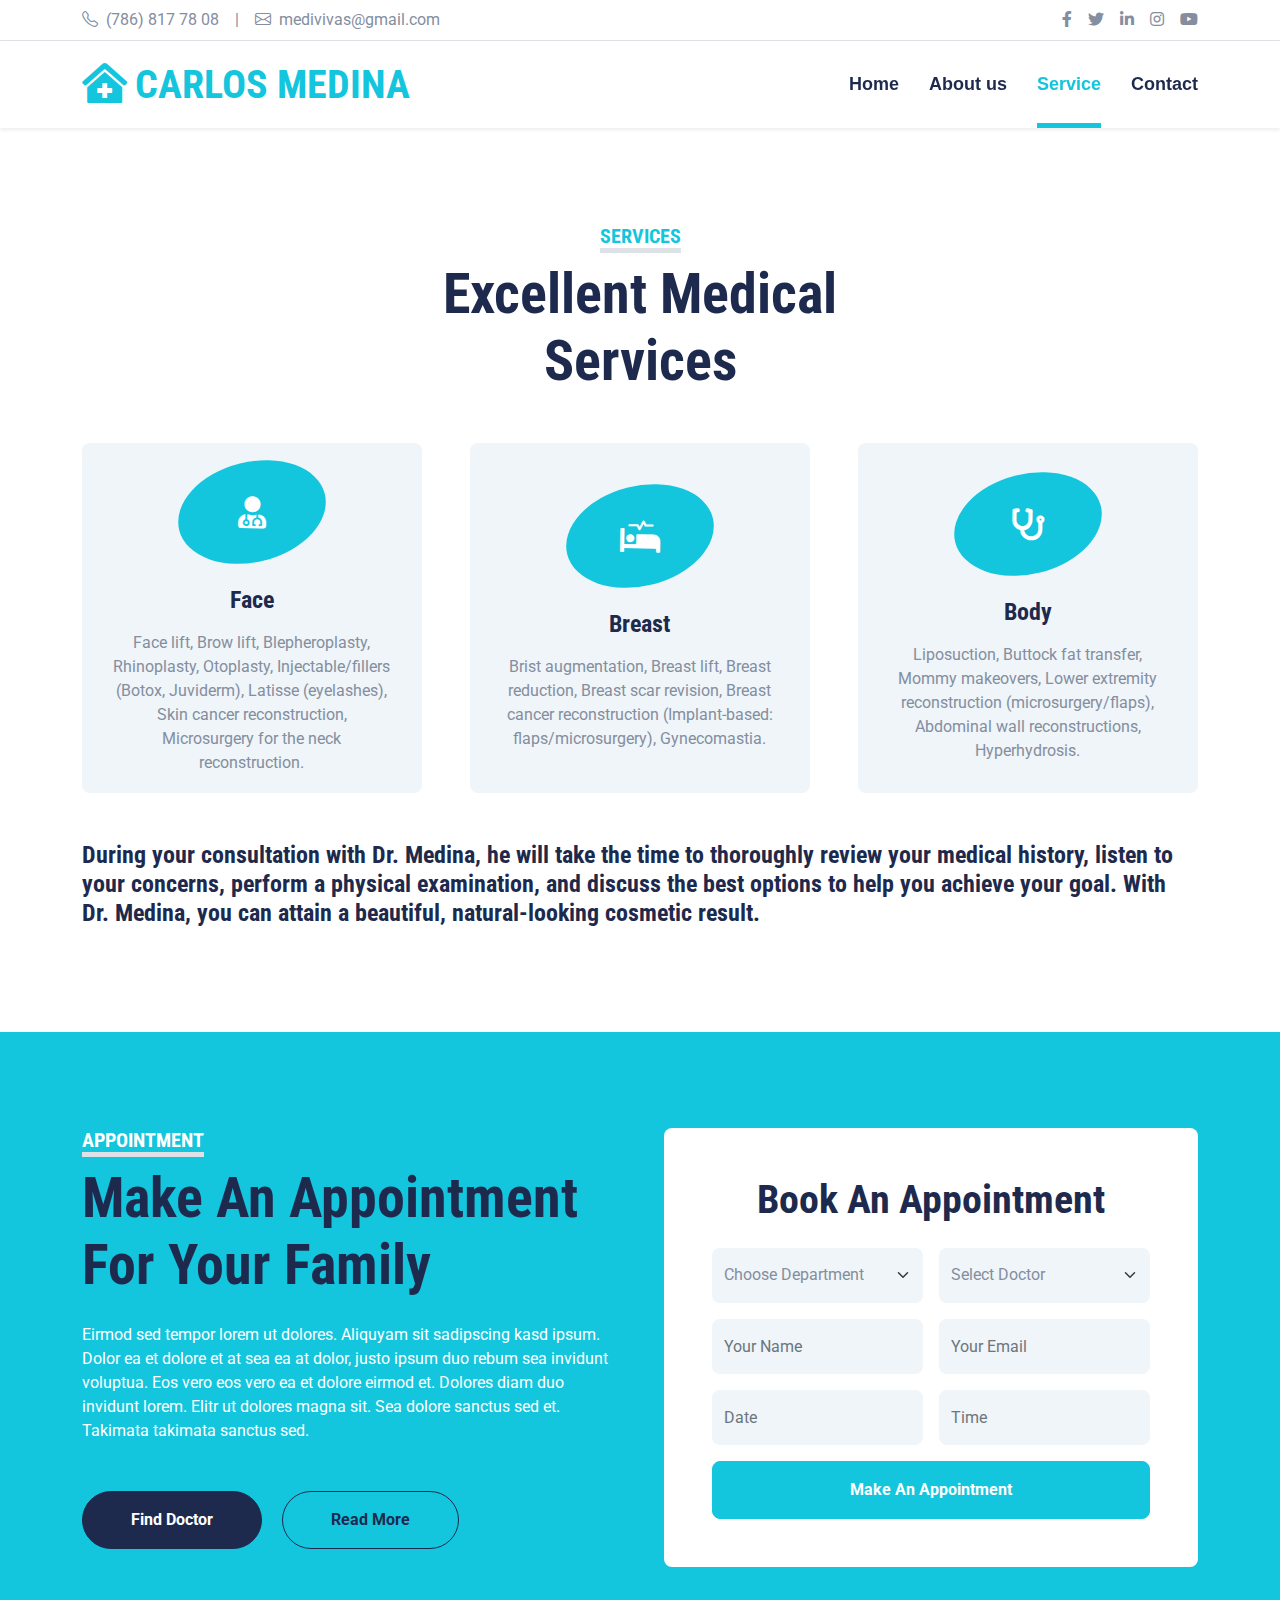
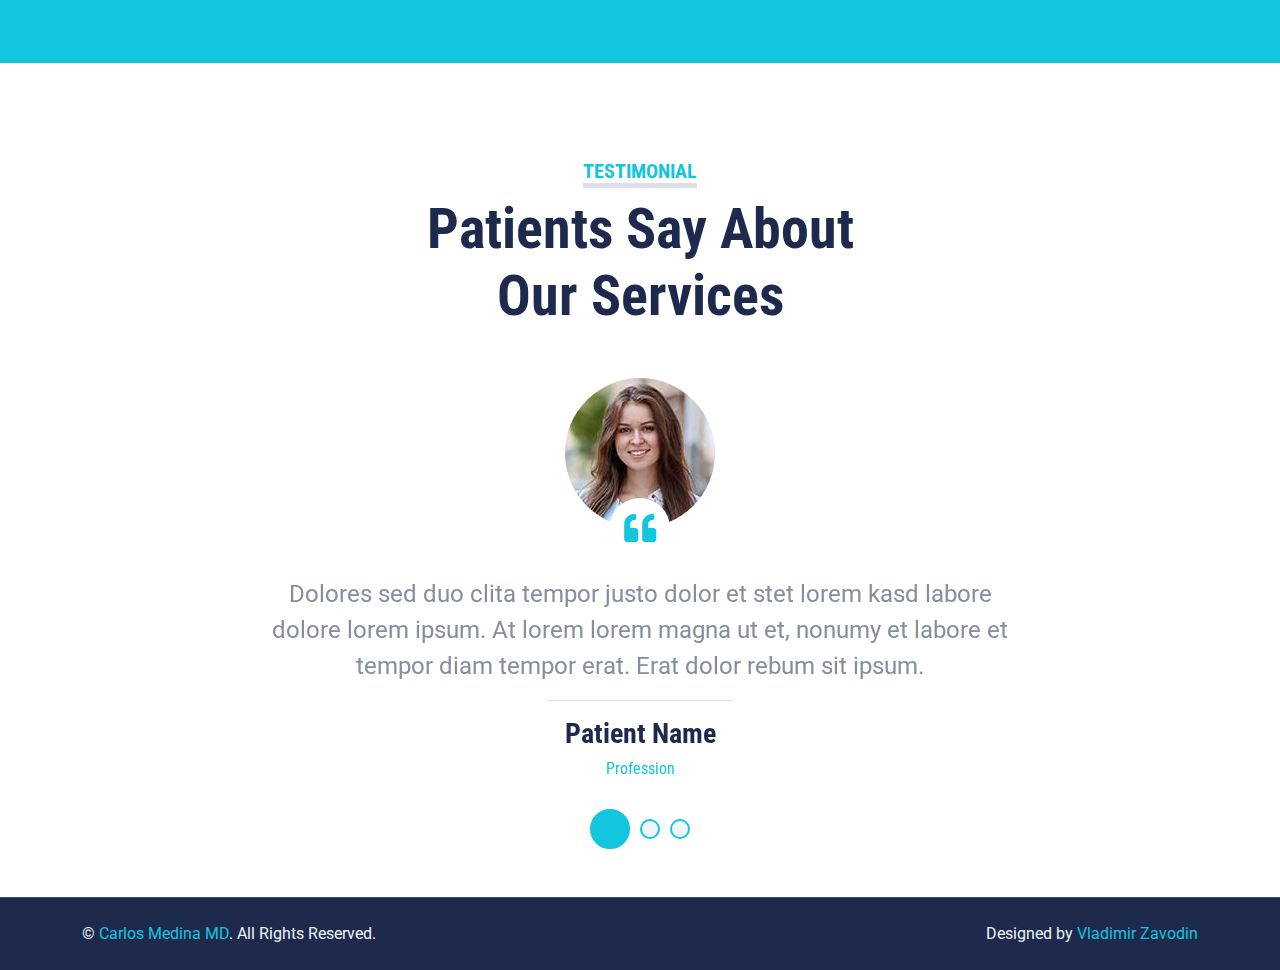
<file: service.html>
<!DOCTYPE html>
<html lang="en">

<head>
    <meta charset="utf-8">
    <title>Carlos Medina - Plastic Surgery at Miami</title>
    <meta content="width=device-width, initial-scale=1.0" name="viewport">
    <meta content="Plastic Surgery at Miami" name="keywords">
    <meta content="Plastic Surgery at Miami" name="description">

    <!-- Favicon -->
    <link href="img/favicon.ico" rel="icon">

    <!-- Google Web Fonts -->
    <link rel="preconnect" href="https://fonts.gstatic.com">
    <link href="https://fonts.googleapis.com/css2?family=Roboto+Condensed:wght@400;700&family=Roboto:wght@400;700&display=swap" rel="stylesheet">

    <!-- Icon Font Stylesheet -->
    <link href="https://cdnjs.cloudflare.com/ajax/libs/font-awesome/5.15.0/css/all.min.css" rel="stylesheet">
    <link href="https://cdn.jsdelivr.net/npm/bootstrap-icons@1.4.1/font/bootstrap-icons.css" rel="stylesheet">

    <!-- Libraries Stylesheet -->
    <link href="lib/owlcarousel/assets/owl.carousel.min.css" rel="stylesheet">
    <link href="lib/tempusdominus/css/tempusdominus-bootstrap-4.min.css" rel="stylesheet" />

    <!-- Customized Bootstrap Stylesheet -->
    <link href="css/bootstrap.min.css" rel="stylesheet">

    <!-- Template Stylesheet -->
    <link href="css/style.css" rel="stylesheet">
</head>

<body>
    <!-- Topbar Start -->
    <div class="container-fluid py-2 border-bottom d-none d-lg-block">
        <div class="container">
            <div class="row">
                <div class="col-md-6 text-center text-lg-start mb-2 mb-lg-0">
                    <div class="d-inline-flex align-items-center">
                        <a class="text-decoration-none text-body pe-3" href=""><i class="bi bi-telephone me-2"></i>(786) 817 78 08</a>
                        <span class="text-body">|</span>
                        <a class="text-decoration-none text-body px-3" href=""><i class="bi bi-envelope me-2"></i>medivivas@gmail.com</a>
                    </div>
                </div>
                <div class="col-md-6 text-center text-lg-end">
                    <div class="d-inline-flex align-items-center">
                        <a class="text-body px-2" href="">
                            <i class="fab fa-facebook-f"></i>
                        </a>
                        <a class="text-body px-2" href="">
                            <i class="fab fa-twitter"></i>
                        </a>
                        <a class="text-body px-2" href="">
                            <i class="fab fa-linkedin-in"></i>
                        </a>
                        <a class="text-body px-2" href="">
                            <i class="fab fa-instagram"></i>
                        </a>
                        <a class="text-body ps-2" href="">
                            <i class="fab fa-youtube"></i>
                        </a>
                    </div>
                </div>
            </div>
        </div>
    </div>
    <!-- Topbar End -->


    <!-- Navbar Start -->
    <div class="container-fluid sticky-top bg-white shadow-sm mb-5">
        <div class="container">
            <nav class="navbar navbar-expand-lg bg-white navbar-light py-3 py-lg-0">
                <a href="index.html" class="navbar-brand">
                    <h1 class="m-0 text-uppercase text-primary"><i class="fa fa-clinic-medical me-2"></i>Carlos Medina</h1>
                </a>
                <button class="navbar-toggler" type="button" data-bs-toggle="collapse" data-bs-target="#navbarCollapse">
                    <span class="navbar-toggler-icon"></span>
                </button>
                <div class="collapse navbar-collapse" id="navbarCollapse">
                    <div class="navbar-nav ms-auto py-0">
                        <a href="index.html" class="nav-item nav-link">Home</a>
                        <a href="about.html" class="nav-item nav-link">About us</a>
                        <a href="service.html" class="nav-item nav-link active">Service</a>
                        <a href="contact.html" class="nav-item nav-link">Contact</a>
                    </div>
                </div>
            </nav>
        </div>
    </div>
    <!-- Navbar End -->
    

    <!-- Services Start -->
    <div class="container-fluid py-5">
        <div class="container">
            <div class="text-center mx-auto mb-5" style="max-width: 500px;">
                <h5 class="d-inline-block text-primary text-uppercase border-bottom border-5">Services</h5>
                <h1 class="display-4">Excellent Medical Services</h1>
            </div>
            <div class="row g-5">
                <div class="col-lg-4 col-md-6">
                    <div class="service-item bg-light rounded d-flex flex-column align-items-center justify-content-center text-center">
                        <div class="service-icon mb-4">
                            <i class="fa fa-2x fa-user-md text-white"></i>
                        </div>
                        <h4 class="mb-3">Face</h4>
                        <p class="m-0">
                            Face lift, Brow lift, Blepheroplasty, Rhinoplasty, Otoplasty, Injectable/fillers (Botox, Juviderm),
                            Latisse (eyelashes), Skin cancer reconstruction, Microsurgery for the neck reconstruction.
                        </p>
                        <a class="btn btn-lg btn-primary rounded-pill" href="">
                            <i class="bi bi-arrow-right"></i>
                        </a>
                    </div>
                </div>
                <div class="col-lg-4 col-md-6">
                    <div class="service-item bg-light rounded d-flex flex-column align-items-center justify-content-center text-center">
                        <div class="service-icon mb-4">
                            <i class="fa fa-2x fa-procedures text-white"></i>
                        </div>
                        <h4 class="mb-3">Breast</h4>
                        <p class="m-0">
                            Brist augmentation, Breast lift, Breast reduction, Breast scar revision,
                            Breast cancer reconstruction (Implant-based: flaps/microsurgery), Gynecomastia.
                        </p>
                        <a class="btn btn-lg btn-primary rounded-pill" href="">
                            <i class="bi bi-arrow-right"></i>
                        </a>
                    </div>
                </div>
                <div class="col-lg-4 col-md-6">
                    <div class="service-item bg-light rounded d-flex flex-column align-items-center justify-content-center text-center">
                        <div class="service-icon mb-4">
                            <i class="fa fa-2x fa-stethoscope text-white"></i>
                        </div>
                        <h4 class="mb-3">Body</h4>
                        <p class="m-0">
                            Liposuction, Buttock fat transfer, Mommy makeovers, Lower extremity reconstruction (microsurgery/flaps),
                            Abdominal wall reconstructions, Hyperhydrosis.
                        </p>
                        <a class="btn btn-lg btn-primary rounded-pill" href="">
                            <i class="bi bi-arrow-right"></i>
                        </a>
                    </div>
                </div>
                <!--
    <div class="col-lg-4 col-md-6">
        <div class="service-item bg-light rounded d-flex flex-column align-items-center justify-content-center text-center">
            <div class="service-icon mb-4">
                <i class="fa fa-2x fa-ambulance text-white"></i>
            </div>
            <h4 class="mb-3">Ambulance Service</h4>
            <p class="m-0">Kasd dolor no lorem nonumy sit labore tempor at justo rebum rebum stet, justo elitr dolor amet sit</p>
            <a class="btn btn-lg btn-primary rounded-pill" href="">
                <i class="bi bi-arrow-right"></i>
            </a>
        </div>
    </div>
    <div class="col-lg-4 col-md-6">
        <div class="service-item bg-light rounded d-flex flex-column align-items-center justify-content-center text-center">
            <div class="service-icon mb-4">
                <i class="fa fa-2x fa-pills text-white"></i>
            </div>
            <h4 class="mb-3">Medicine & Pharmacy</h4>
            <p class="m-0">Kasd dolor no lorem nonumy sit labore tempor at justo rebum rebum stet, justo elitr dolor amet sit</p>
            <a class="btn btn-lg btn-primary rounded-pill" href="">
                <i class="bi bi-arrow-right"></i>
            </a>
        </div>
    </div>
    <div class="col-lg-4 col-md-6">
        <div class="service-item bg-light rounded d-flex flex-column align-items-center justify-content-center text-center">
            <div class="service-icon mb-4">
                <i class="fa fa-2x fa-microscope text-white"></i>
            </div>
            <h4 class="mb-3">Blood Testing</h4>
            <p class="m-0">Kasd dolor no lorem nonumy sit labore tempor at justo rebum rebum stet, justo elitr dolor amet sit</p>
            <a class="btn btn-lg btn-primary rounded-pill" href="">
                <i class="bi bi-arrow-right"></i>
            </a>
        </div>
    </div>
        -->
                <H4>
                    During your consultation with Dr. Medina, he will take the time to thoroughly review your medical history, 
                    listen to your concerns, perform a physical examination, and discuss the best options to help you achieve your goal.
                    With Dr. Medina, you can attain a beautiful, natural-looking cosmetic result.
                </H4>
            </div>
        </div>
    </div>
    <!-- Services End -->


    <!-- Appointment Start -->
    <div class="container-fluid bg-primary my-5 py-5">
        <div class="container py-5">
            <div class="row gx-5">
                <div class="col-lg-6 mb-5 mb-lg-0">
                    <div class="mb-4">
                        <h5 class="d-inline-block text-white text-uppercase border-bottom border-5">Appointment</h5>
                        <h1 class="display-4">Make An Appointment For Your Family</h1>
                    </div>
                    <p class="text-white mb-5">Eirmod sed tempor lorem ut dolores. Aliquyam sit sadipscing kasd ipsum. Dolor ea et dolore et at sea ea at dolor, justo ipsum duo rebum sea invidunt voluptua. Eos vero eos vero ea et dolore eirmod et. Dolores diam duo invidunt lorem. Elitr ut dolores magna sit. Sea dolore sanctus sed et. Takimata takimata sanctus sed.</p>
                    <a class="btn btn-dark rounded-pill py-3 px-5 me-3" href="">Find Doctor</a>
                    <a class="btn btn-outline-dark rounded-pill py-3 px-5" href="">Read More</a>
                </div>
                <div class="col-lg-6">
                    <div class="bg-white text-center rounded p-5">
                        <h1 class="mb-4">Book An Appointment</h1>
                        <form>
                            <div class="row g-3">
                                <div class="col-12 col-sm-6">
                                    <select class="form-select bg-light border-0" style="height: 55px;">
                                        <option selected>Choose Department</option>
                                        <option value="1">Department 1</option>
                                        <option value="2">Department 2</option>
                                        <option value="3">Department 3</option>
                                    </select>
                                </div>
                                <div class="col-12 col-sm-6">
                                    <select class="form-select bg-light border-0" style="height: 55px;">
                                        <option selected>Select Doctor</option>
                                        <option value="1">Doctor 1</option>
                                        <option value="2">Doctor 2</option>
                                        <option value="3">Doctor 3</option>
                                    </select>
                                </div>
                                <div class="col-12 col-sm-6">
                                    <input type="text" class="form-control bg-light border-0" placeholder="Your Name" style="height: 55px;">
                                </div>
                                <div class="col-12 col-sm-6">
                                    <input type="email" class="form-control bg-light border-0" placeholder="Your Email" style="height: 55px;">
                                </div>
                                <div class="col-12 col-sm-6">
                                    <div class="date" id="date" data-target-input="nearest">
                                        <input type="text"
                                            class="form-control bg-light border-0 datetimepicker-input"
                                            placeholder="Date" data-target="#date" data-toggle="datetimepicker" style="height: 55px;">
                                    </div>
                                </div>
                                <div class="col-12 col-sm-6">
                                    <div class="time" id="time" data-target-input="nearest">
                                        <input type="text"
                                            class="form-control bg-light border-0 datetimepicker-input"
                                            placeholder="Time" data-target="#time" data-toggle="datetimepicker" style="height: 55px;">
                                    </div>
                                </div>
                                <div class="col-12">
                                    <button class="btn btn-primary w-100 py-3" type="submit">Make An Appointment</button>
                                </div>
                            </div>
                        </form>
                    </div>
                </div>
            </div>
        </div>
    </div>
    <!-- Appointment End -->


    <!-- Testimonial Start -->
    <div class="container-fluid py-5">
        <div class="container">
            <div class="text-center mx-auto mb-5" style="max-width: 500px;">
                <h5 class="d-inline-block text-primary text-uppercase border-bottom border-5">Testimonial</h5>
                <h1 class="display-4">Patients Say About Our Services</h1>
            </div>
            <div class="row justify-content-center">
                <div class="col-lg-8">
                    <div class="owl-carousel testimonial-carousel">
                        <div class="testimonial-item text-center">
                            <div class="position-relative mb-5">
                                <img class="img-fluid rounded-circle mx-auto" src="img/testimonial-1.jpg" alt="">
                                <div class="position-absolute top-100 start-50 translate-middle d-flex align-items-center justify-content-center bg-white rounded-circle" style="width: 60px; height: 60px;">
                                    <i class="fa fa-quote-left fa-2x text-primary"></i>
                                </div>
                            </div>
                            <p class="fs-4 fw-normal">Dolores sed duo clita tempor justo dolor et stet lorem kasd labore dolore lorem ipsum. At lorem lorem magna ut et, nonumy et labore et tempor diam tempor erat. Erat dolor rebum sit ipsum.</p>
                            <hr class="w-25 mx-auto">
                            <h3>Patient Name</h3>
                            <h6 class="fw-normal text-primary mb-3">Profession</h6>
                        </div>
                        <div class="testimonial-item text-center">
                            <div class="position-relative mb-5">
                                <img class="img-fluid rounded-circle mx-auto" src="img/testimonial-2.jpg" alt="">
                                <div class="position-absolute top-100 start-50 translate-middle d-flex align-items-center justify-content-center bg-white rounded-circle" style="width: 60px; height: 60px;">
                                    <i class="fa fa-quote-left fa-2x text-primary"></i>
                                </div>
                            </div>
                            <p class="fs-4 fw-normal">Dolores sed duo clita tempor justo dolor et stet lorem kasd labore dolore lorem ipsum. At lorem lorem magna ut et, nonumy et labore et tempor diam tempor erat. Erat dolor rebum sit ipsum.</p>
                            <hr class="w-25 mx-auto">
                            <h3>Patient Name</h3>
                            <h6 class="fw-normal text-primary mb-3">Profession</h6>
                        </div>
                        <div class="testimonial-item text-center">
                            <div class="position-relative mb-5">
                                <img class="img-fluid rounded-circle mx-auto" src="img/testimonial-3.jpg" alt="">
                                <div class="position-absolute top-100 start-50 translate-middle d-flex align-items-center justify-content-center bg-white rounded-circle" style="width: 60px; height: 60px;">
                                    <i class="fa fa-quote-left fa-2x text-primary"></i>
                                </div>
                            </div>
                            <p class="fs-4 fw-normal">Dolores sed duo clita tempor justo dolor et stet lorem kasd labore dolore lorem ipsum. At lorem lorem magna ut et, nonumy et labore et tempor diam tempor erat. Erat dolor rebum sit ipsum.</p>
                            <hr class="w-25 mx-auto">
                            <h3>Patient Name</h3>
                            <h6 class="fw-normal text-primary mb-3">Profession</h6>
                        </div>
                    </div>
                </div>
            </div>
        </div>
    </div>
    <!-- Testimonial End -->


    <!-- Footer Start -->
    
    <div class="container-fluid bg-dark text-light border-top border-secondary py-4">
        <div class="container">
            <div class="row g-5">
                <div class="col-md-6 text-center text-md-start">
                    <p class="mb-md-0">&copy; <a class="text-primary" href="#">Carlos Medina MD</a>. All Rights Reserved.</p>
                </div>
                <div class="col-md-6 text-center text-md-end">
                    <p class="mb-0">Designed by <a class="text-primary" href="https://htmlcodex.com">Vladimir Zavodin</a></p>
                </div>
            </div>
        </div>
    </div>
    <!-- Footer End -->


    <!-- Back to Top -->
    <a href="#" class="btn btn-lg btn-primary btn-lg-square back-to-top"><i class="bi bi-arrow-up"></i></a>


    <!-- JavaScript Libraries -->
    <script src="https://code.jquery.com/jquery-3.4.1.min.js"></script>
    <script src="https://cdn.jsdelivr.net/npm/bootstrap@5.0.0/dist/js/bootstrap.bundle.min.js"></script>
    <script src="lib/easing/easing.min.js"></script>
    <script src="lib/waypoints/waypoints.min.js"></script>
    <script src="lib/owlcarousel/owl.carousel.min.js"></script>
    <script src="lib/tempusdominus/js/moment.min.js"></script>
    <script src="lib/tempusdominus/js/moment-timezone.min.js"></script>
    <script src="lib/tempusdominus/js/tempusdominus-bootstrap-4.min.js"></script>

    <!-- Template Javascript -->
    <script src="js/main.js"></script>
</body>

</html>
</file>
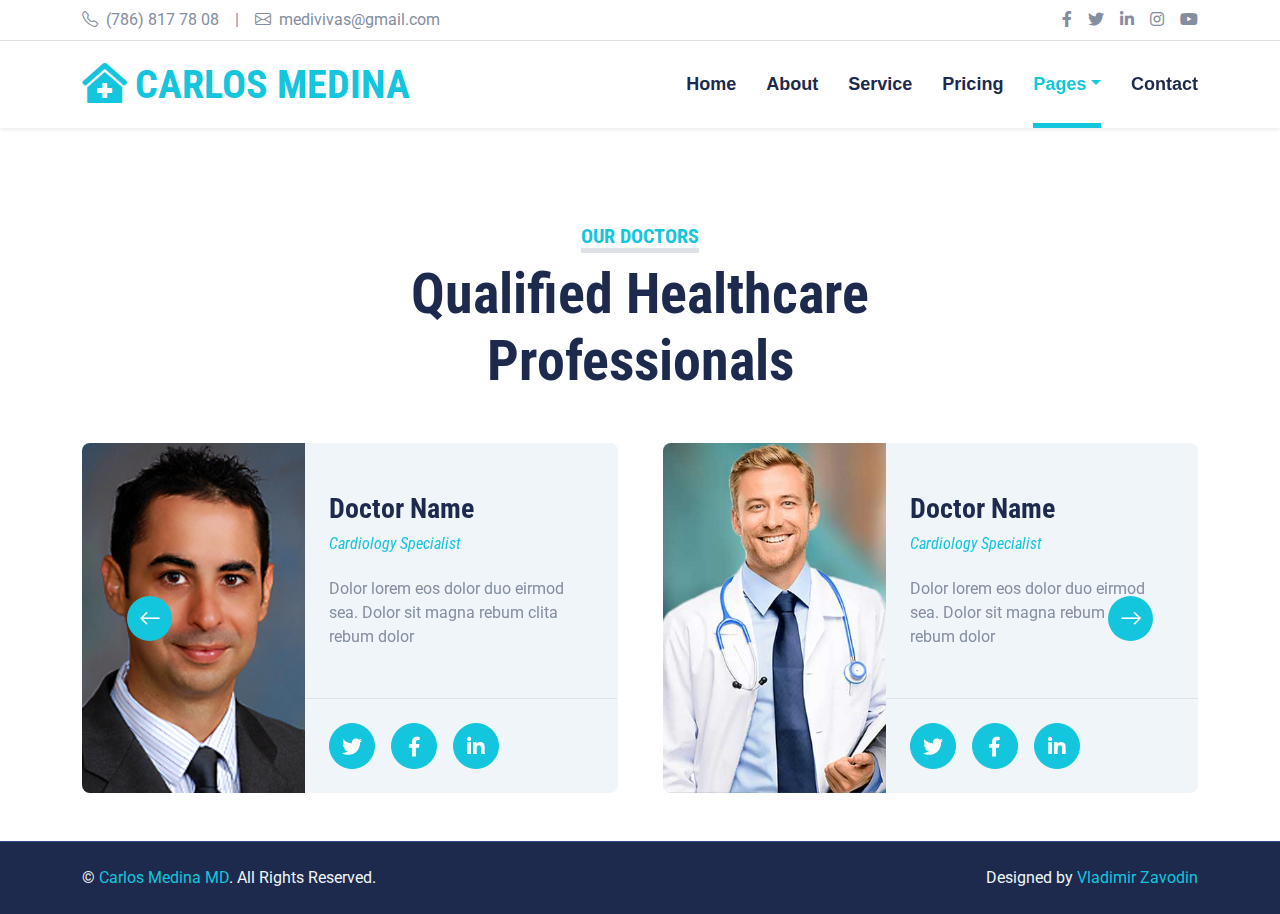
<file: team.html>
<!DOCTYPE html>
<html lang="en">

<head>
    <meta charset="utf-8">
    <title>Carlos Medina - Plastic Surgery at Miami</title>
    <meta content="width=device-width, initial-scale=1.0" name="viewport">
    <meta content="Plastic Surgery at Miami" name="keywords">
    <meta content="Plastic Surgery at Miami" name="description">

    <!-- Favicon -->
    <link href="img/favicon.ico" rel="icon">

    <!-- Google Web Fonts -->
    <link rel="preconnect" href="https://fonts.gstatic.com">
    <link href="https://fonts.googleapis.com/css2?family=Roboto+Condensed:wght@400;700&family=Roboto:wght@400;700&display=swap" rel="stylesheet">

    <!-- Icon Font Stylesheet -->
    <link href="https://cdnjs.cloudflare.com/ajax/libs/font-awesome/5.15.0/css/all.min.css" rel="stylesheet">
    <link href="https://cdn.jsdelivr.net/npm/bootstrap-icons@1.4.1/font/bootstrap-icons.css" rel="stylesheet">

    <!-- Libraries Stylesheet -->
    <link href="lib/owlcarousel/assets/owl.carousel.min.css" rel="stylesheet">
    <link href="lib/tempusdominus/css/tempusdominus-bootstrap-4.min.css" rel="stylesheet" />

    <!-- Customized Bootstrap Stylesheet -->
    <link href="css/bootstrap.min.css" rel="stylesheet">

    <!-- Template Stylesheet -->
    <link href="css/style.css" rel="stylesheet">
</head>

<body>
    <!-- Topbar Start -->
    <div class="container-fluid py-2 border-bottom d-none d-lg-block">
        <div class="container">
            <div class="row">
                <div class="col-md-6 text-center text-lg-start mb-2 mb-lg-0">
                    <div class="d-inline-flex align-items-center">
                        <a class="text-decoration-none text-body pe-3" href=""><i class="bi bi-telephone me-2"></i>(786) 817 78 08</a>
                        <span class="text-body">|</span>
                        <a class="text-decoration-none text-body px-3" href=""><i class="bi bi-envelope me-2"></i>medivivas@gmail.com</a>
                    </div>
                </div>
                <div class="col-md-6 text-center text-lg-end">
                    <div class="d-inline-flex align-items-center">
                        <a class="text-body px-2" href="">
                            <i class="fab fa-facebook-f"></i>
                        </a>
                        <a class="text-body px-2" href="">
                            <i class="fab fa-twitter"></i>
                        </a>
                        <a class="text-body px-2" href="">
                            <i class="fab fa-linkedin-in"></i>
                        </a>
                        <a class="text-body px-2" href="">
                            <i class="fab fa-instagram"></i>
                        </a>
                        <a class="text-body ps-2" href="">
                            <i class="fab fa-youtube"></i>
                        </a>
                    </div>
                </div>
            </div>
        </div>
    </div>
    <!-- Topbar End -->


    <!-- Navbar Start -->
    <div class="container-fluid sticky-top bg-white shadow-sm mb-5">
        <div class="container">
            <nav class="navbar navbar-expand-lg bg-white navbar-light py-3 py-lg-0">
                <a href="index.html" class="navbar-brand">
                    <h1 class="m-0 text-uppercase text-primary"><i class="fa fa-clinic-medical me-2"></i>Carlos Medina</h1>
                </a>
                <button class="navbar-toggler" type="button" data-bs-toggle="collapse" data-bs-target="#navbarCollapse">
                    <span class="navbar-toggler-icon"></span>
                </button>
                <div class="collapse navbar-collapse" id="navbarCollapse">
                    <div class="navbar-nav ms-auto py-0">
                        <a href="index.html" class="nav-item nav-link">Home</a>
                        <a href="about.html" class="nav-item nav-link">About</a>
                        <a href="service.html" class="nav-item nav-link">Service</a>
                        <a href="price.html" class="nav-item nav-link">Pricing</a>
                        <div class="nav-item dropdown">
                            <a href="#" class="nav-link dropdown-toggle active" data-bs-toggle="dropdown">Pages</a>
                            <div class="dropdown-menu m-0">
                                <a href="blog.html" class="dropdown-item">Blog Grid</a>
                                <a href="detail.html" class="dropdown-item">Blog Detail</a>
                                <a href="team.html" class="dropdown-item active">The Team</a>
                                <a href="testimonial.html" class="dropdown-item">Testimonial</a>
                                <a href="appointment.html" class="dropdown-item">Appointment</a>
                                <a href="search.html" class="dropdown-item">Search</a>
                            </div>
                        </div>
                        <a href="contact.html" class="nav-item nav-link">Contact</a>
                    </div>
                </div>
            </nav>
        </div>
    </div>
    <!-- Navbar End -->


    <!-- Team Start -->
    <div class="container-fluid py-5">
        <div class="container">
            <div class="text-center mx-auto mb-5" style="max-width: 500px;">
                <h5 class="d-inline-block text-primary text-uppercase border-bottom border-5">Our Doctors</h5>
                <h1 class="display-4">Qualified Healthcare Professionals</h1>
            </div>
            <div class="owl-carousel team-carousel position-relative">
                <div class="team-item">
                    <div class="row g-0 bg-light rounded overflow-hidden">
                        <div class="col-12 col-sm-5 h-100">
                            <img class="img-fluid h-100" src="img/team-1.jpg" style="object-fit: cover;">
                        </div>
                        <div class="col-12 col-sm-7 h-100 d-flex flex-column">
                            <div class="mt-auto p-4">
                                <h3>Doctor Name</h3>
                                <h6 class="fw-normal fst-italic text-primary mb-4">Cardiology Specialist</h6>
                                <p class="m-0">Dolor lorem eos dolor duo eirmod sea. Dolor sit magna rebum clita rebum dolor</p>
                            </div>
                            <div class="d-flex mt-auto border-top p-4">
                                <a class="btn btn-lg btn-primary btn-lg-square rounded-circle me-3" href="#"><i class="fab fa-twitter"></i></a>
                                <a class="btn btn-lg btn-primary btn-lg-square rounded-circle me-3" href="#"><i class="fab fa-facebook-f"></i></a>
                                <a class="btn btn-lg btn-primary btn-lg-square rounded-circle" href="#"><i class="fab fa-linkedin-in"></i></a>
                            </div>
                        </div>
                    </div>
                </div>
                <div class="team-item">
                    <div class="row g-0 bg-light rounded overflow-hidden">
                        <div class="col-12 col-sm-5 h-100">
                            <img class="img-fluid h-100" src="img/team-2.jpg" style="object-fit: cover;">
                        </div>
                        <div class="col-12 col-sm-7 h-100 d-flex flex-column">
                            <div class="mt-auto p-4">
                                <h3>Doctor Name</h3>
                                <h6 class="fw-normal fst-italic text-primary mb-4">Cardiology Specialist</h6>
                                <p class="m-0">Dolor lorem eos dolor duo eirmod sea. Dolor sit magna rebum clita rebum dolor</p>
                            </div>
                            <div class="d-flex mt-auto border-top p-4">
                                <a class="btn btn-lg btn-primary btn-lg-square rounded-circle me-3" href="#"><i class="fab fa-twitter"></i></a>
                                <a class="btn btn-lg btn-primary btn-lg-square rounded-circle me-3" href="#"><i class="fab fa-facebook-f"></i></a>
                                <a class="btn btn-lg btn-primary btn-lg-square rounded-circle" href="#"><i class="fab fa-linkedin-in"></i></a>
                            </div>
                        </div>
                    </div>
                </div>
                <div class="team-item">
                    <div class="row g-0 bg-light rounded overflow-hidden">
                        <div class="col-12 col-sm-5 h-100">
                            <img class="img-fluid h-100" src="img/team-3.jpg" style="object-fit: cover;">
                        </div>
                        <div class="col-12 col-sm-7 h-100 d-flex flex-column">
                            <div class="mt-auto p-4">
                                <h3>Doctor Name</h3>
                                <h6 class="fw-normal fst-italic text-primary mb-4">Cardiology Specialist</h6>
                                <p class="m-0">Dolor lorem eos dolor duo eirmod sea. Dolor sit magna rebum clita rebum dolor</p>
                            </div>
                            <div class="d-flex mt-auto border-top p-4">
                                <a class="btn btn-lg btn-primary btn-lg-square rounded-circle me-3" href="#"><i class="fab fa-twitter"></i></a>
                                <a class="btn btn-lg btn-primary btn-lg-square rounded-circle me-3" href="#"><i class="fab fa-facebook-f"></i></a>
                                <a class="btn btn-lg btn-primary btn-lg-square rounded-circle" href="#"><i class="fab fa-linkedin-in"></i></a>
                            </div>
                        </div>
                    </div>
                </div>
            </div>
        </div>
    </div>
    <!-- Team End -->


    <!-- Footer Start -->
    <div class="container-fluid bg-dark text-light border-top border-secondary py-4">
        <div class="container">
            <div class="row g-5">
                <div class="col-md-6 text-center text-md-start">
                    <p class="mb-md-0">&copy; <a class="text-primary" href="#">Carlos Medina MD</a>. All Rights Reserved.</p>
                </div>
                <div class="col-md-6 text-center text-md-end">
                    <p class="mb-0">Designed by <a class="text-primary" href="https://htmlcodex.com">Vladimir Zavodin</a></p>
                </div>
            </div>
        </div>
    </div>
    <!-- Footer End -->


    <!-- Back to Top -->
    <a href="#" class="btn btn-lg btn-primary btn-lg-square back-to-top"><i class="bi bi-arrow-up"></i></a>


    <!-- JavaScript Libraries -->
    <script src="https://code.jquery.com/jquery-3.4.1.min.js"></script>
    <script src="https://cdn.jsdelivr.net/npm/bootstrap@5.0.0/dist/js/bootstrap.bundle.min.js"></script>
    <script src="lib/easing/easing.min.js"></script>
    <script src="lib/waypoints/waypoints.min.js"></script>
    <script src="lib/owlcarousel/owl.carousel.min.js"></script>
    <script src="lib/tempusdominus/js/moment.min.js"></script>
    <script src="lib/tempusdominus/js/moment-timezone.min.js"></script>
    <script src="lib/tempusdominus/js/tempusdominus-bootstrap-4.min.js"></script>

    <!-- Template Javascript -->
    <script src="js/main.js"></script>
</body>

</html>
</file>
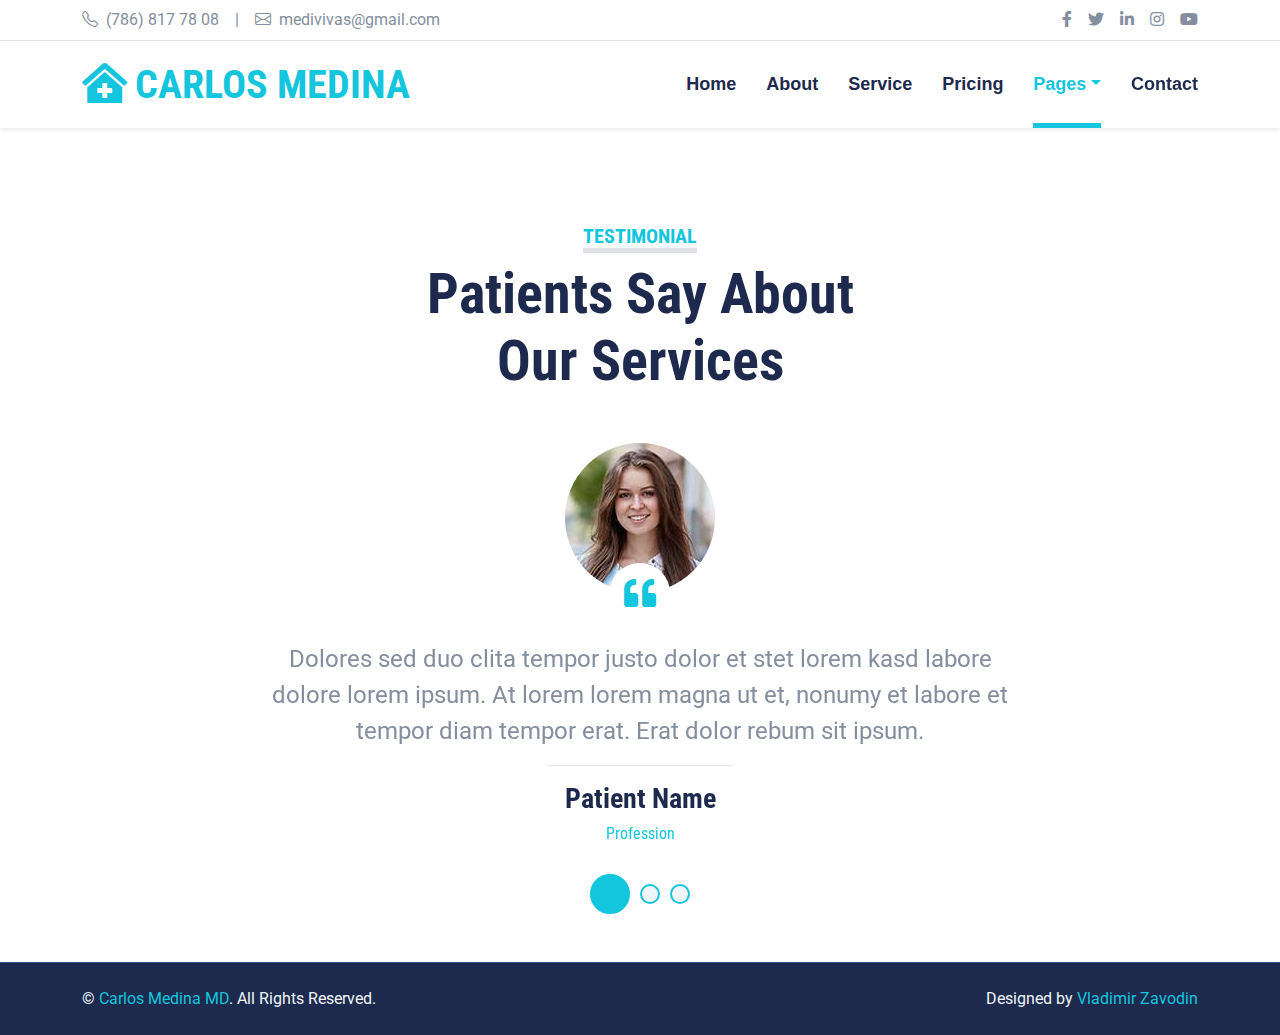
<file: testimonial.html>
<!DOCTYPE html>
<html lang="en">

<head>
    <meta charset="utf-8">
    <title>Carlos Medina - Plastic Surgery at Miami</title>
    <meta content="width=device-width, initial-scale=1.0" name="viewport">
    <meta content="Plastic Surgery at Miami" name="keywords">
    <meta content="Plastic Surgery at Miami" name="description">

    <!-- Favicon -->
    <link href="img/favicon.ico" rel="icon">

    <!-- Google Web Fonts -->
    <link rel="preconnect" href="https://fonts.gstatic.com">
    <link href="https://fonts.googleapis.com/css2?family=Roboto+Condensed:wght@400;700&family=Roboto:wght@400;700&display=swap" rel="stylesheet">

    <!-- Icon Font Stylesheet -->
    <link href="https://cdnjs.cloudflare.com/ajax/libs/font-awesome/5.15.0/css/all.min.css" rel="stylesheet">
    <link href="https://cdn.jsdelivr.net/npm/bootstrap-icons@1.4.1/font/bootstrap-icons.css" rel="stylesheet">

    <!-- Libraries Stylesheet -->
    <link href="lib/owlcarousel/assets/owl.carousel.min.css" rel="stylesheet">
    <link href="lib/tempusdominus/css/tempusdominus-bootstrap-4.min.css" rel="stylesheet" />

    <!-- Customized Bootstrap Stylesheet -->
    <link href="css/bootstrap.min.css" rel="stylesheet">

    <!-- Template Stylesheet -->
    <link href="css/style.css" rel="stylesheet">
</head>

<body>
    <!-- Topbar Start -->
    <div class="container-fluid py-2 border-bottom d-none d-lg-block">
        <div class="container">
            <div class="row">
                <div class="col-md-6 text-center text-lg-start mb-2 mb-lg-0">
                    <div class="d-inline-flex align-items-center">
                        <a class="text-decoration-none text-body pe-3" href=""><i class="bi bi-telephone me-2"></i>(786) 817 78 08</a>
                        <span class="text-body">|</span>
                        <a class="text-decoration-none text-body px-3" href=""><i class="bi bi-envelope me-2"></i>medivivas@gmail.com</a>
                    </div>
                </div>
                <div class="col-md-6 text-center text-lg-end">
                    <div class="d-inline-flex align-items-center">
                        <a class="text-body px-2" href="">
                            <i class="fab fa-facebook-f"></i>
                        </a>
                        <a class="text-body px-2" href="">
                            <i class="fab fa-twitter"></i>
                        </a>
                        <a class="text-body px-2" href="">
                            <i class="fab fa-linkedin-in"></i>
                        </a>
                        <a class="text-body px-2" href="">
                            <i class="fab fa-instagram"></i>
                        </a>
                        <a class="text-body ps-2" href="">
                            <i class="fab fa-youtube"></i>
                        </a>
                    </div>
                </div>
            </div>
        </div>
    </div>
    <!-- Topbar End -->


    <!-- Navbar Start -->
    <div class="container-fluid sticky-top bg-white shadow-sm mb-5">
        <div class="container">
            <nav class="navbar navbar-expand-lg bg-white navbar-light py-3 py-lg-0">
                <a href="index.html" class="navbar-brand">
                    <h1 class="m-0 text-uppercase text-primary"><i class="fa fa-clinic-medical me-2"></i>Carlos Medina</h1>
                </a>
                <button class="navbar-toggler" type="button" data-bs-toggle="collapse" data-bs-target="#navbarCollapse">
                    <span class="navbar-toggler-icon"></span>
                </button>
                <div class="collapse navbar-collapse" id="navbarCollapse">
                    <div class="navbar-nav ms-auto py-0">
                        <a href="index.html" class="nav-item nav-link">Home</a>
                        <a href="about.html" class="nav-item nav-link">About</a>
                        <a href="service.html" class="nav-item nav-link">Service</a>
                        <a href="price.html" class="nav-item nav-link">Pricing</a>
                        <div class="nav-item dropdown">
                            <a href="#" class="nav-link dropdown-toggle active" data-bs-toggle="dropdown">Pages</a>
                            <div class="dropdown-menu m-0">
                                <a href="blog.html" class="dropdown-item">Blog Grid</a>
                                <a href="detail.html" class="dropdown-item">Blog Detail</a>
                                <a href="team.html" class="dropdown-item">The Team</a>
                                <a href="testimonial.html" class="dropdown-item active">Testimonial</a>
                                <a href="appointment.html" class="dropdown-item">Appointment</a>
                                <a href="search.html" class="dropdown-item">Search</a>
                            </div>
                        </div>
                        <a href="contact.html" class="nav-item nav-link">Contact</a>
                    </div>
                </div>
            </nav>
        </div>
    </div>
    <!-- Navbar End -->


    <!-- Testimonial Start -->
    <div class="container-fluid py-5">
        <div class="container">
            <div class="text-center mx-auto mb-5" style="max-width: 500px;">
                <h5 class="d-inline-block text-primary text-uppercase border-bottom border-5">Testimonial</h5>
                <h1 class="display-4">Patients Say About Our Services</h1>
            </div>
            <div class="row justify-content-center">
                <div class="col-lg-8">
                    <div class="owl-carousel testimonial-carousel">
                        <div class="testimonial-item text-center">
                            <div class="position-relative mb-5">
                                <img class="img-fluid rounded-circle mx-auto" src="img/testimonial-1.jpg" alt="">
                                <div class="position-absolute top-100 start-50 translate-middle d-flex align-items-center justify-content-center bg-white rounded-circle" style="width: 60px; height: 60px;">
                                    <i class="fa fa-quote-left fa-2x text-primary"></i>
                                </div>
                            </div>
                            <p class="fs-4 fw-normal">Dolores sed duo clita tempor justo dolor et stet lorem kasd labore dolore lorem ipsum. At lorem lorem magna ut et, nonumy et labore et tempor diam tempor erat. Erat dolor rebum sit ipsum.</p>
                            <hr class="w-25 mx-auto">
                            <h3>Patient Name</h3>
                            <h6 class="fw-normal text-primary mb-3">Profession</h6>
                        </div>
                        <div class="testimonial-item text-center">
                            <div class="position-relative mb-5">
                                <img class="img-fluid rounded-circle mx-auto" src="img/testimonial-2.jpg" alt="">
                                <div class="position-absolute top-100 start-50 translate-middle d-flex align-items-center justify-content-center bg-white rounded-circle" style="width: 60px; height: 60px;">
                                    <i class="fa fa-quote-left fa-2x text-primary"></i>
                                </div>
                            </div>
                            <p class="fs-4 fw-normal">Dolores sed duo clita tempor justo dolor et stet lorem kasd labore dolore lorem ipsum. At lorem lorem magna ut et, nonumy et labore et tempor diam tempor erat. Erat dolor rebum sit ipsum.</p>
                            <hr class="w-25 mx-auto">
                            <h3>Patient Name</h3>
                            <h6 class="fw-normal text-primary mb-3">Profession</h6>
                        </div>
                        <div class="testimonial-item text-center">
                            <div class="position-relative mb-5">
                                <img class="img-fluid rounded-circle mx-auto" src="img/testimonial-3.jpg" alt="">
                                <div class="position-absolute top-100 start-50 translate-middle d-flex align-items-center justify-content-center bg-white rounded-circle" style="width: 60px; height: 60px;">
                                    <i class="fa fa-quote-left fa-2x text-primary"></i>
                                </div>
                            </div>
                            <p class="fs-4 fw-normal">Dolores sed duo clita tempor justo dolor et stet lorem kasd labore dolore lorem ipsum. At lorem lorem magna ut et, nonumy et labore et tempor diam tempor erat. Erat dolor rebum sit ipsum.</p>
                            <hr class="w-25 mx-auto">
                            <h3>Patient Name</h3>
                            <h6 class="fw-normal text-primary mb-3">Profession</h6>
                        </div>
                    </div>
                </div>
            </div>
        </div>
    </div>
    <!-- Testimonial End -->


    <!-- Footer Start -->
    <div class="container-fluid bg-dark text-light border-top border-secondary py-4">
        <div class="container">
            <div class="row g-5">
                <div class="col-md-6 text-center text-md-start">
                    <p class="mb-md-0">&copy; <a class="text-primary" href="#">Carlos Medina MD</a>. All Rights Reserved.</p>
                </div>
                <div class="col-md-6 text-center text-md-end">
                    <p class="mb-0">Designed by <a class="text-primary" href="https://htmlcodex.com">Vladimir Zavodin</a></p>
                </div>
            </div>
        </div>
    </div>
    <!-- Footer End -->


    <!-- Back to Top -->
    <a href="#" class="btn btn-lg btn-primary btn-lg-square back-to-top"><i class="bi bi-arrow-up"></i></a>


    <!-- JavaScript Libraries -->
    <script src="https://code.jquery.com/jquery-3.4.1.min.js"></script>
    <script src="https://cdn.jsdelivr.net/npm/bootstrap@5.0.0/dist/js/bootstrap.bundle.min.js"></script>
    <script src="lib/easing/easing.min.js"></script>
    <script src="lib/waypoints/waypoints.min.js"></script>
    <script src="lib/owlcarousel/owl.carousel.min.js"></script>
    <script src="lib/tempusdominus/js/moment.min.js"></script>
    <script src="lib/tempusdominus/js/moment-timezone.min.js"></script>
    <script src="lib/tempusdominus/js/tempusdominus-bootstrap-4.min.js"></script>

    <!-- Template Javascript -->
    <script src="js/main.js"></script>
</body>

</html>
</file>
<file: css/style.css>
/********** Template CSS **********/
:root {
    --primary: #13C5DD;
    --secondary: #354F8E;
    --light: #EFF5F9;
    --dark: #1D2A4D;
}

.btn {
    font-weight: 700;
    transition: .5s;
}

.btn:hover {
    -webkit-box-shadow: 0 8px 6px -6px #555555;
    -moz-box-shadow: 0 8px 6px -6px #555555;
    box-shadow: 0 8px 6px -6px #555555;
}

.btn-primary {
    color: #FFFFFF;
}

.btn-square {
    width: 36px;
    height: 36px;
}

.btn-sm-square {
    width: 28px;
    height: 28px;
}

.btn-lg-square {
    width: 46px;
    height: 46px;
}

.btn-square,
.btn-sm-square,
.btn-lg-square {
    padding-left: 0;
    padding-right: 0;
    text-align: center;
}

.back-to-top {
    position: fixed;
    display: none;
    right: 30px;
    bottom: 0;
    border-radius: 50% 50% 0 0;
    z-index: 99;
}

.navbar-light .navbar-nav .nav-link {
    font-family: 'Jost', sans-serif;
    position: relative;
    margin-left: 30px;
    padding: 30px 0;
    font-size: 18px;
    font-weight: 700;
    color: var(--dark);
    outline: none;
    transition: .5s;
}

.navbar-light .navbar-nav .nav-link:hover,
.navbar-light .navbar-nav .nav-link.active {
    color: var(--primary);
}

@media (min-width: 992px) {
    .navbar-light .navbar-nav .nav-link::before {
        position: absolute;
        content: "";
        width: 0;
        height: 5px;
        bottom: 0;
        left: 50%;
        background: var(--primary);
        transition: .5s;
    }

    .navbar-light .navbar-nav .nav-link:hover::before,
    .navbar-light .navbar-nav .nav-link.active::before {
        width: 100%;
        left: 0;
    }
}

@media (max-width: 991.98px) {
    .navbar-light .navbar-nav .nav-link  {
        margin-left: 0;
        padding: 10px 0;
    }
}

.hero-header {
    background: url(../img/hero.jpg) top right no-repeat;
    background-size: cover;
}

.service-item {
    position: relative;
    height: 350px;
    padding: 0 30px;
    transition: .5s;
}

.service-item .service-icon {
    width: 150px;
    height: 100px;
    display: flex;
    align-items: center;
    justify-content: center;
    background: var(--primary);
    border-radius: 50%;
    transform: rotate(-14deg);
}

.service-item .service-icon i {
    transform: rotate(15deg);
}

.service-item a.btn {
    position: absolute;
    width: 60px;
    bottom: -48px;
    left: 50%;
    margin-left: -30px;
    opacity: 0;
}

.service-item:hover a.btn {
    bottom: -24px;
    opacity: 1;
}

.price-carousel::after {
    position: absolute;
    content: "";
    width: 100%;
    height: 50%;
    bottom: 0;
    left: 0;
    background: var(--primary);
    border-radius: 8px 8px 50% 50%;
    z-index: -1;
}

.price-carousel .owl-nav {
    margin-top: 35px;
    width: 100%;
    text-align: center;
    display: flex;
    justify-content: center;
}

.price-carousel .owl-nav .owl-prev,
.price-carousel .owl-nav .owl-next{
    position: relative;
    margin: 0 5px;
    width: 45px;
    height: 45px;
    display: flex;
    align-items: center;
    justify-content: center;
    color: var(--primary);
    background: #FFFFFF;
    font-size: 22px;
    border-radius: 45px;
    transition: .5s;
}

.price-carousel .owl-nav .owl-prev:hover,
.price-carousel .owl-nav .owl-next:hover {
    color: var(--dark);
}

@media (min-width: 576px) {
    .team-item .row {
        height: 350px;
    }
}

.team-carousel .owl-nav {
    position: absolute;
    padding: 0 45px;
    width: 100%;
    height: 45px;
    top: calc(50% - 22.5px);
    left: 0;
    display: flex;
    justify-content: space-between;
}

.team-carousel .owl-nav .owl-prev,
.team-carousel .owl-nav .owl-next {
    position: relative;
    width: 45px;
    height: 45px;
    display: flex;
    align-items: center;
    justify-content: center;
    color: #FFFFFF;
    background: var(--primary);
    border-radius: 45px;
    font-size: 22px;
    transition: .5s;
}

.team-carousel .owl-nav .owl-prev:hover,
.team-carousel .owl-nav .owl-next:hover {
    background: var(--dark);
}

.testimonial-carousel .owl-dots {
    margin-top: 15px;
    display: flex;
    align-items: center;
    justify-content: center;
}

.testimonial-carousel .owl-dot {
    position: relative;
    display: inline-block;
    margin: 0 5px;
    width: 20px;
    height: 20px;
    background: var(--light);
    border: 2px solid var(--primary);
    border-radius: 20px;
    transition: .5s;
}

.testimonial-carousel .owl-dot.active {
    width: 40px;
    height: 40px;
    background: var(--primary);
}

.testimonial-carousel .owl-item img {
    width: 150px;
    height: 150px;
}

.status-message {
    margin-top: 15px;
    text-align: center;
    color: #666;
}
</file>
